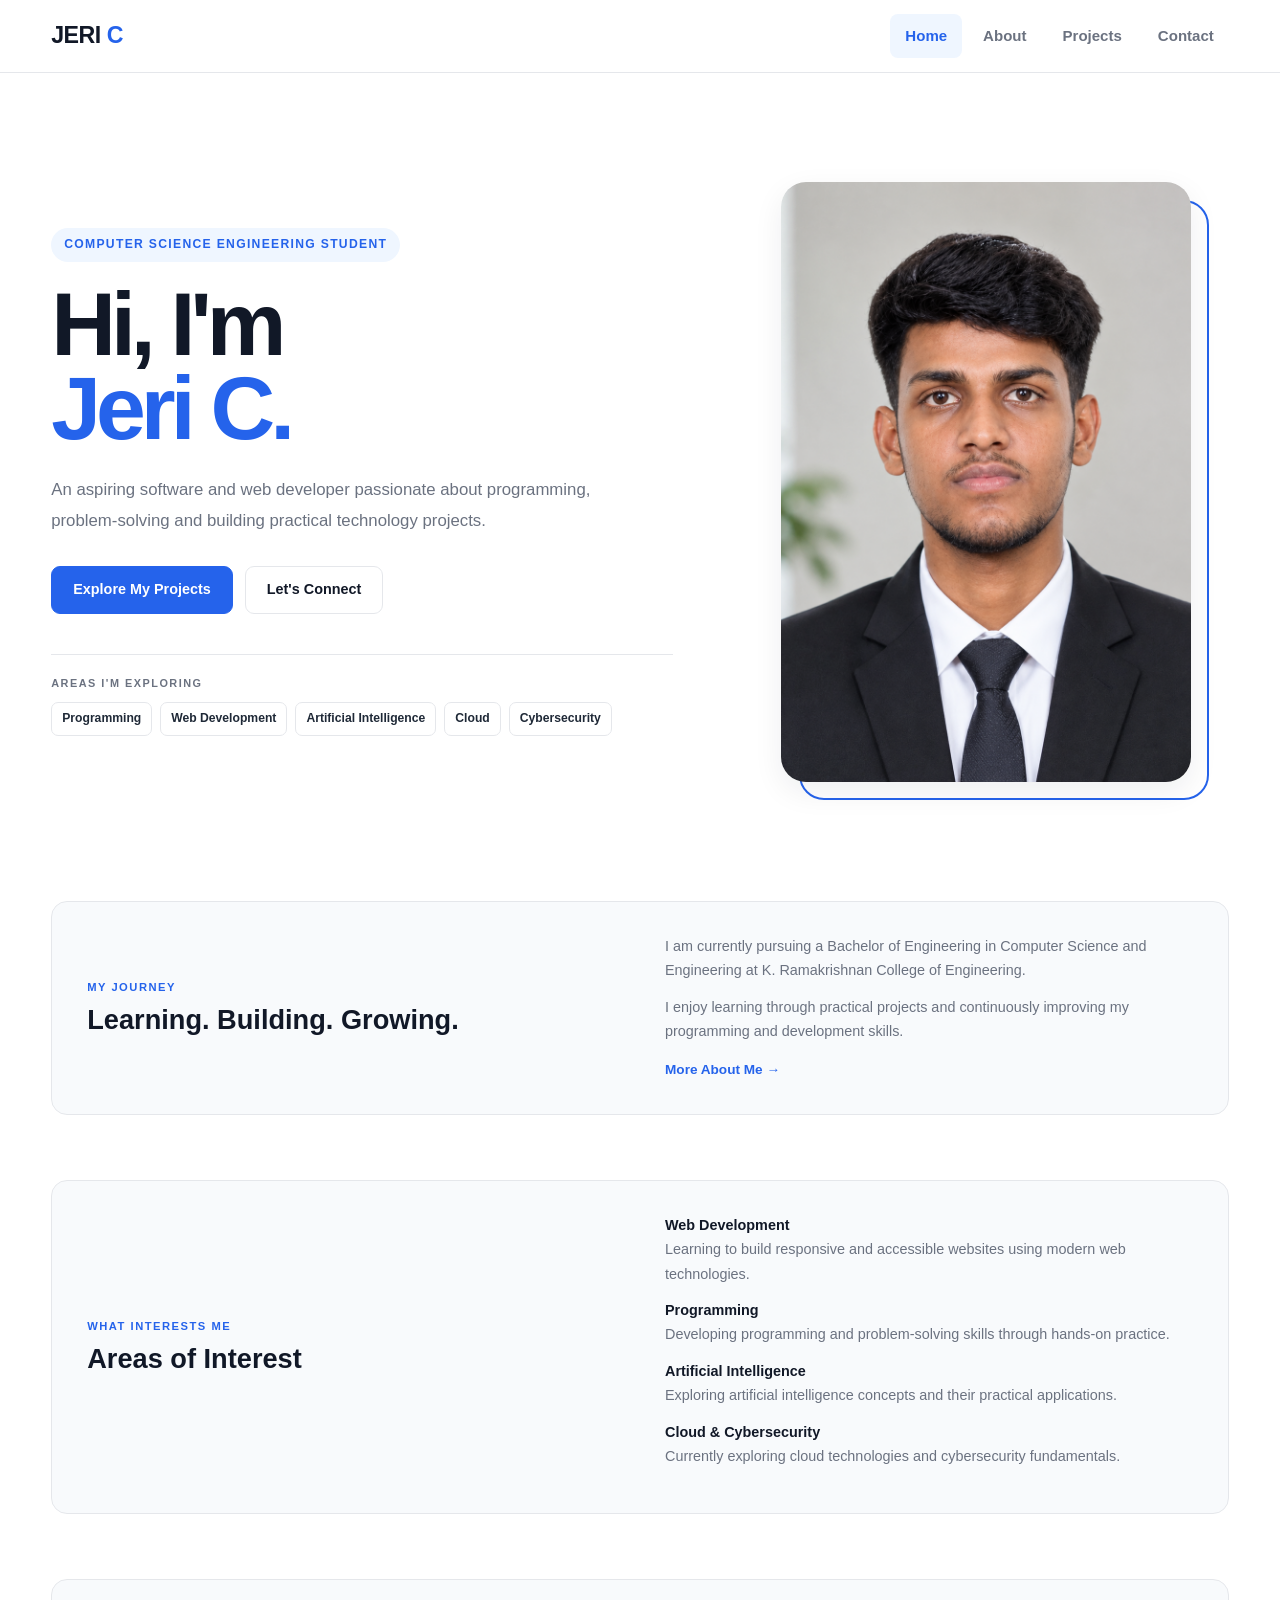
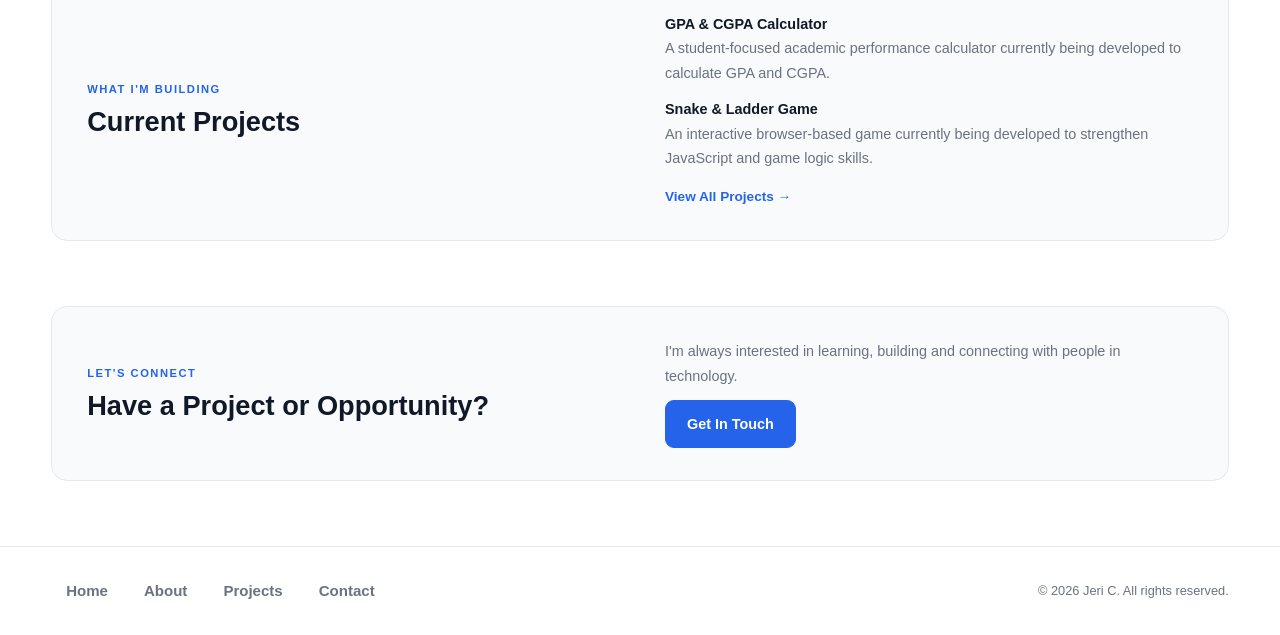
<file: index.html>
<!DOCTYPE html>
<html lang="en">

<head>

    <meta charset="UTF-8">

    <meta
        name="viewport"
        content="width=device-width, initial-scale=1.0"
    >

    <meta
        name="description"
        content="Jeri C - Computer Science Engineering student and aspiring software and web developer."
    >

    <meta
        name="author"
        content="Jeri C"
    >

    <meta
        name="robots"
        content="index, follow"
    >

    <title>
        Jeri C | Computer Science Engineering Student
    </title>

    <link
        rel="stylesheet"
        href="style.css"
    >

</head>


<body>

    <!-- =====================================================
         SKIP LINK
         ===================================================== -->

    <a
        class="skip-link"
        href="#main-content"
    >
        Skip to main content
    </a>


    <!-- =====================================================
         HEADER
         ===================================================== -->

    <header class="site-header">

        <nav
            class="nav-container"
            aria-label="Primary navigation"
        >

            <a
                class="logo"
                href="index.html"
                aria-label="Jeri C Home"
            >
                JERI <span>C</span>
            </a>


            <ul class="nav-list">

                <li>
                    <a
                        href="index.html"
                        aria-current="page"
                    >
                        Home
                    </a>
                </li>

                <li>
                    <a href="about.html">
                        About
                    </a>
                </li>

                <li>
                    <a href="projects.html">
                        Projects
                    </a>
                </li>

                <li>
                    <a href="contact.html">
                        Contact
                    </a>
                </li>

            </ul>

        </nav>

    </header>


    <!-- =====================================================
         MAIN CONTENT
         ===================================================== -->

    <main id="main-content">


        <!-- =================================================
             HOME HERO
             ================================================= -->

        <section
            class="home-hero"
            aria-labelledby="hero-heading"
        >

            <!-- LEFT SIDE -->

            <div class="home-content">

                <p class="home-label">
                    Computer Science Engineering Student
                </p>


                <h1
                    class="home-title"
                    id="hero-heading"
                >
                    Hi, I'm
                    <span>Jeri C.</span>
                </h1>


                <p class="home-description">
                    An aspiring software and web developer passionate
                    about programming, problem-solving and building
                    practical technology projects.
                </p>


                <div class="home-buttons">

                    <a
                        class="primary-button"
                        href="projects.html"
                    >
                        Explore My Projects
                    </a>


                    <a
                        class="secondary-button"
                        href="contact.html"
                    >
                        Let's Connect
                    </a>

                </div>


                <!-- INTERESTS -->

                <div class="home-interests">

                    <p class="interests-title">
                        AREAS I'M EXPLORING
                    </p>


                    <div class="interest-list">

                        <span>
                            Programming
                        </span>

                        <span>
                            Web Development
                        </span>

                        <span>
                            Artificial Intelligence
                        </span>

                        <span>
                            Cloud
                        </span>

                        <span>
                            Cybersecurity
                        </span>

                    </div>

                </div>

            </div>


            <!-- RIGHT SIDE -->

            <div class="home-photo">

                <figure>

                    <div
                        class="photo-accent"
                        aria-hidden="true"
                    ></div>


                    <img
                        src="assets/image/image.png"
                        alt="Portrait of Jeri C"
                        width="500"
                        height="600"
                        fetchpriority="high"
                    >

                </figure>

            </div>

        </section>


        <!-- =================================================
             INTRODUCTION
             ================================================= -->

        <section
            class="home-intro"
            aria-labelledby="intro-heading"
        >

            <div class="home-intro-heading">

                <p class="section-label">
                    MY JOURNEY
                </p>

                <h2 id="intro-heading">
                    Learning. Building. Growing.
                </h2>

            </div>


            <div class="home-intro-content">

                <p>
                    I am currently pursuing a Bachelor of Engineering
                    in Computer Science and Engineering at
                    K. Ramakrishnan College of Engineering.
                </p>

                <p>
                    I enjoy learning through practical projects and
                    continuously improving my programming and
                    development skills.
                </p>

                <a
                    class="text-link"
                    href="about.html"
                >
                    More About Me →
                </a>

            </div>

        </section>


        <!-- =================================================
             AREAS OF INTEREST
             ================================================= -->

        <section
            class="home-intro"
            aria-labelledby="interest-heading"
        >

            <div class="home-intro-heading">

                <p class="section-label">
                    WHAT INTERESTS ME
                </p>

                <h2 id="interest-heading">
                    Areas of Interest
                </h2>

            </div>


            <div class="home-intro-content">

                <p>
                    <strong>Web Development</strong><br>
                    Learning to build responsive and accessible
                    websites using modern web technologies.
                </p>

                <p>
                    <strong>Programming</strong><br>
                    Developing programming and problem-solving
                    skills through hands-on practice.
                </p>

                <p>
                    <strong>Artificial Intelligence</strong><br>
                    Exploring artificial intelligence concepts
                    and their practical applications.
                </p>

                <p>
                    <strong>Cloud &amp; Cybersecurity</strong><br>
                    Currently exploring cloud technologies and
                    cybersecurity fundamentals.
                </p>

            </div>

        </section>


        <!-- =================================================
             CURRENT PROJECTS
             ================================================= -->

        <section
            class="home-intro"
            aria-labelledby="projects-heading"
        >

            <div class="home-intro-heading">

                <p class="section-label">
                    WHAT I'M BUILDING
                </p>

                <h2 id="projects-heading">
                    Current Projects
                </h2>

            </div>


            <div class="home-intro-content">

                <p>
                    <strong>
                        GPA &amp; CGPA Calculator
                    </strong><br>

                    A student-focused academic performance
                    calculator currently being developed to
                    calculate GPA and CGPA.
                </p>


                <p>
                    <strong>
                        Snake &amp; Ladder Game
                    </strong><br>

                    An interactive browser-based game currently
                    being developed to strengthen JavaScript
                    and game logic skills.
                </p>


                <a
                    class="text-link"
                    href="projects.html"
                >
                    View All Projects →
                </a>

            </div>

        </section>


        <!-- =================================================
             CALL TO ACTION
             ================================================= -->

        <section
            class="home-intro"
            aria-labelledby="cta-heading"
        >

            <div class="home-intro-heading">

                <p class="section-label">
                    LET'S CONNECT
                </p>

                <h2 id="cta-heading">
                    Have a Project or Opportunity?
                </h2>

            </div>


            <div class="home-intro-content">

                <p>
                    I'm always interested in learning, building
                    and connecting with people in technology.
                </p>

                <a
                    class="primary-button"
                    href="contact.html"
                >
                    Get In Touch
                </a>

            </div>

        </section>

    </main>


    <!-- =====================================================
         FOOTER
         ===================================================== -->

    <footer class="site-footer">

        <div class="footer-container">

            <nav aria-label="Footer navigation">

                <ul class="nav-list">

                    <li>
                        <a href="index.html">
                            Home
                        </a>
                    </li>

                    <li>
                        <a href="about.html">
                            About
                        </a>
                    </li>

                    <li>
                        <a href="projects.html">
                            Projects
                        </a>
                    </li>

                    <li>
                        <a href="contact.html">
                            Contact
                        </a>
                    </li>

                </ul>

            </nav>


            <p>
                &copy; 2026 Jeri C. All rights reserved.
            </p>

        </div>

    </footer>

</body>

</html>
</file>
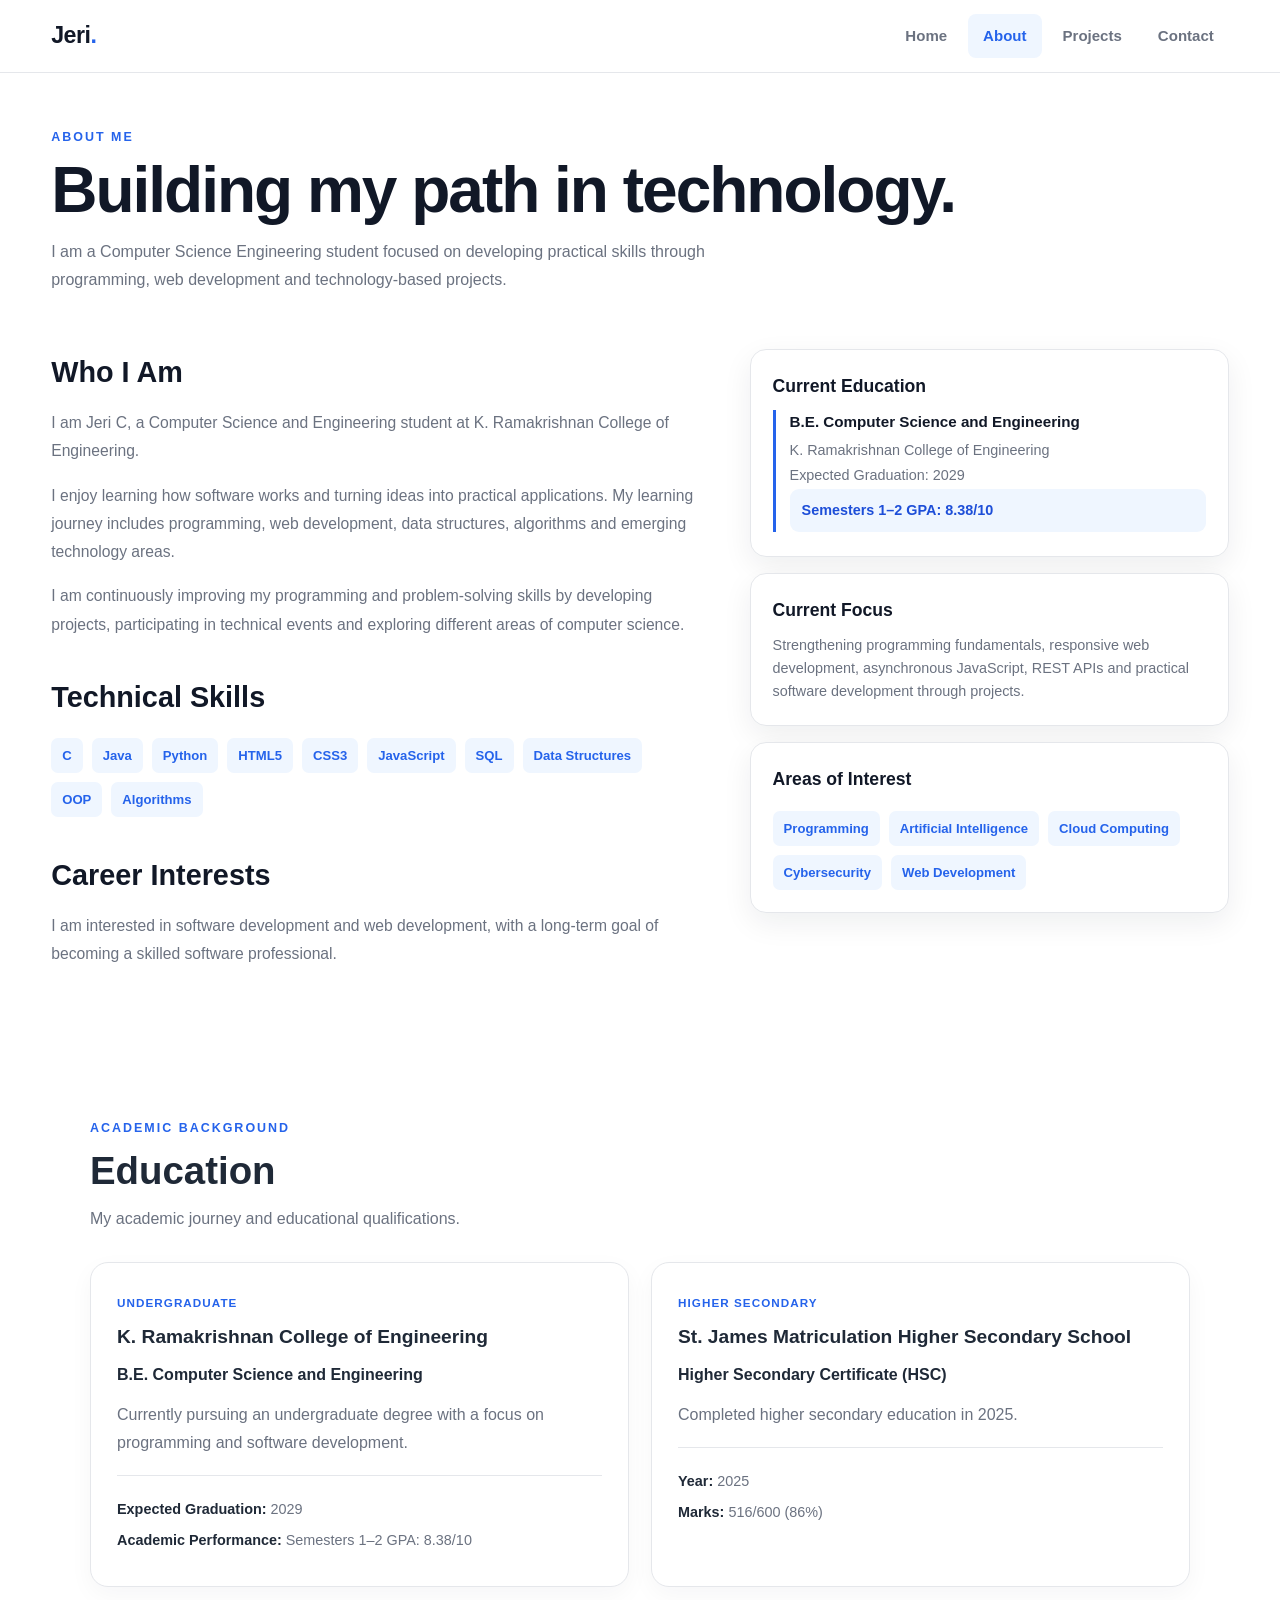
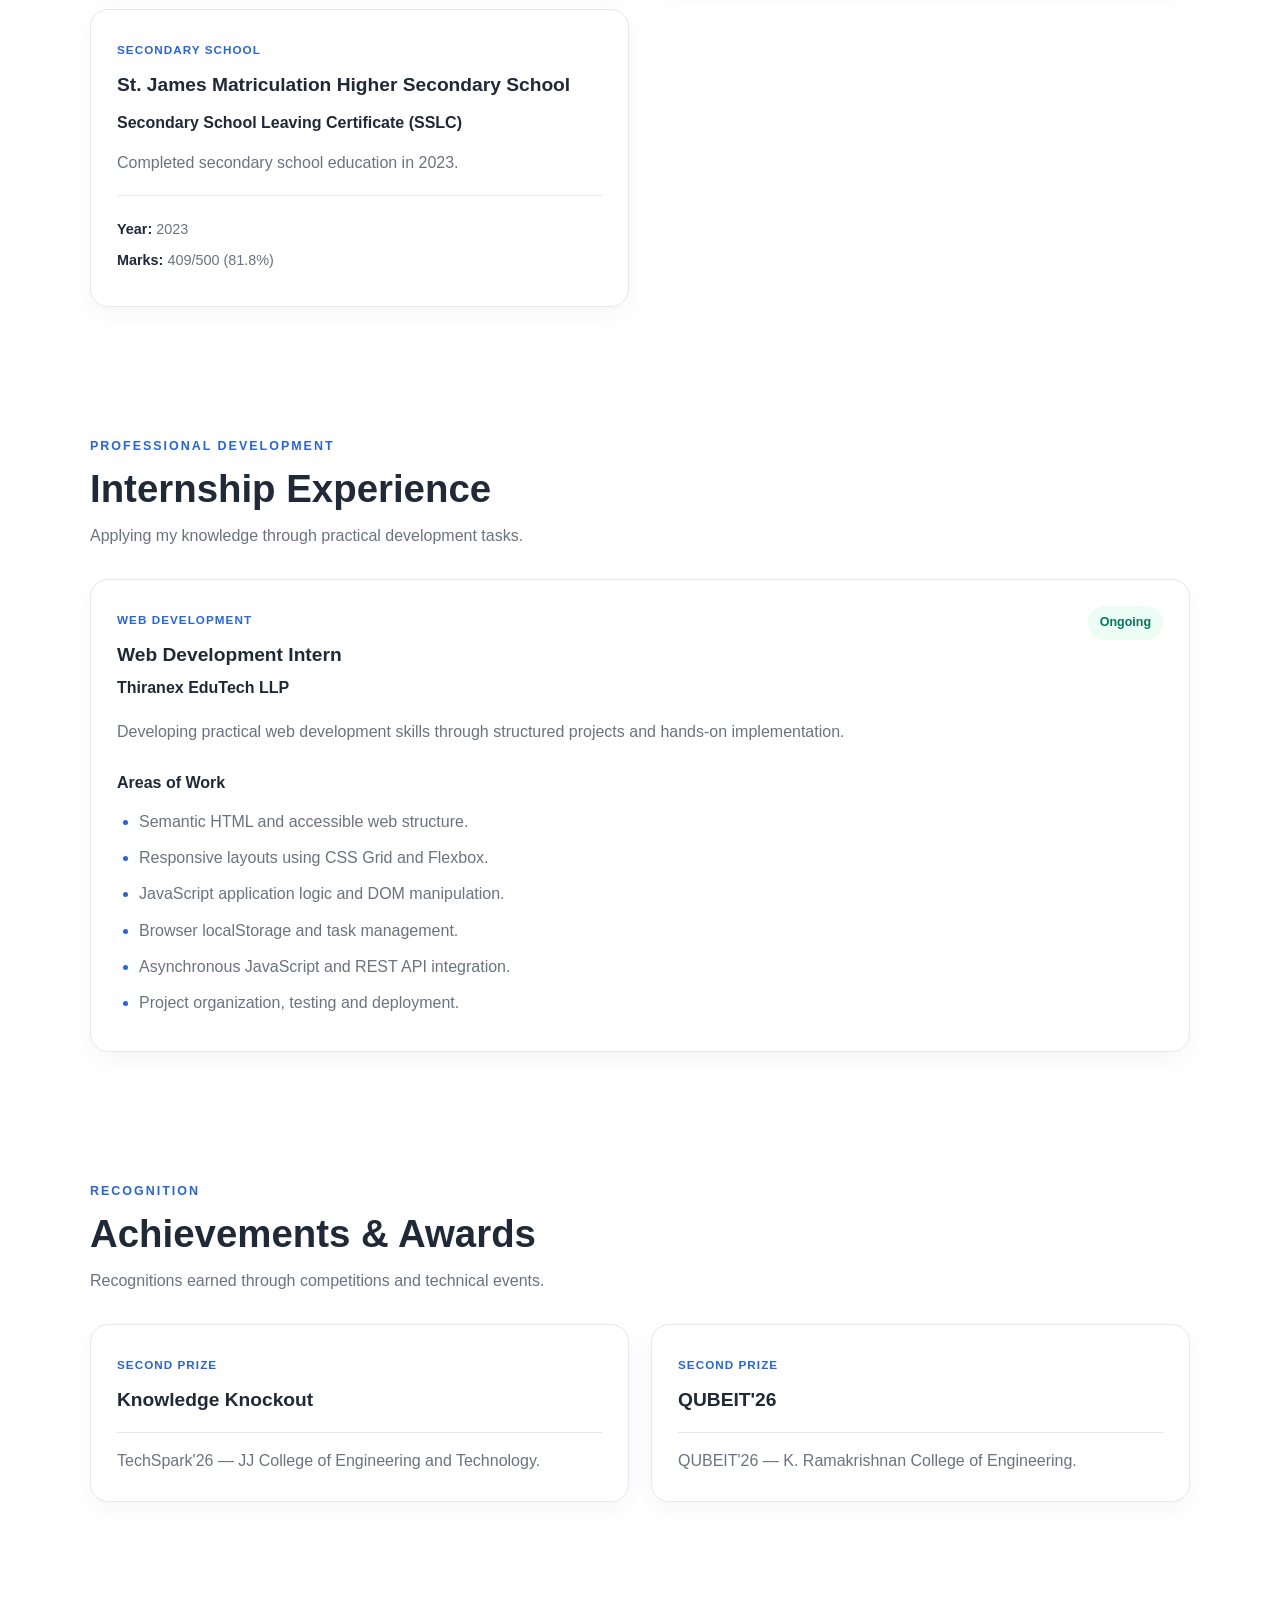
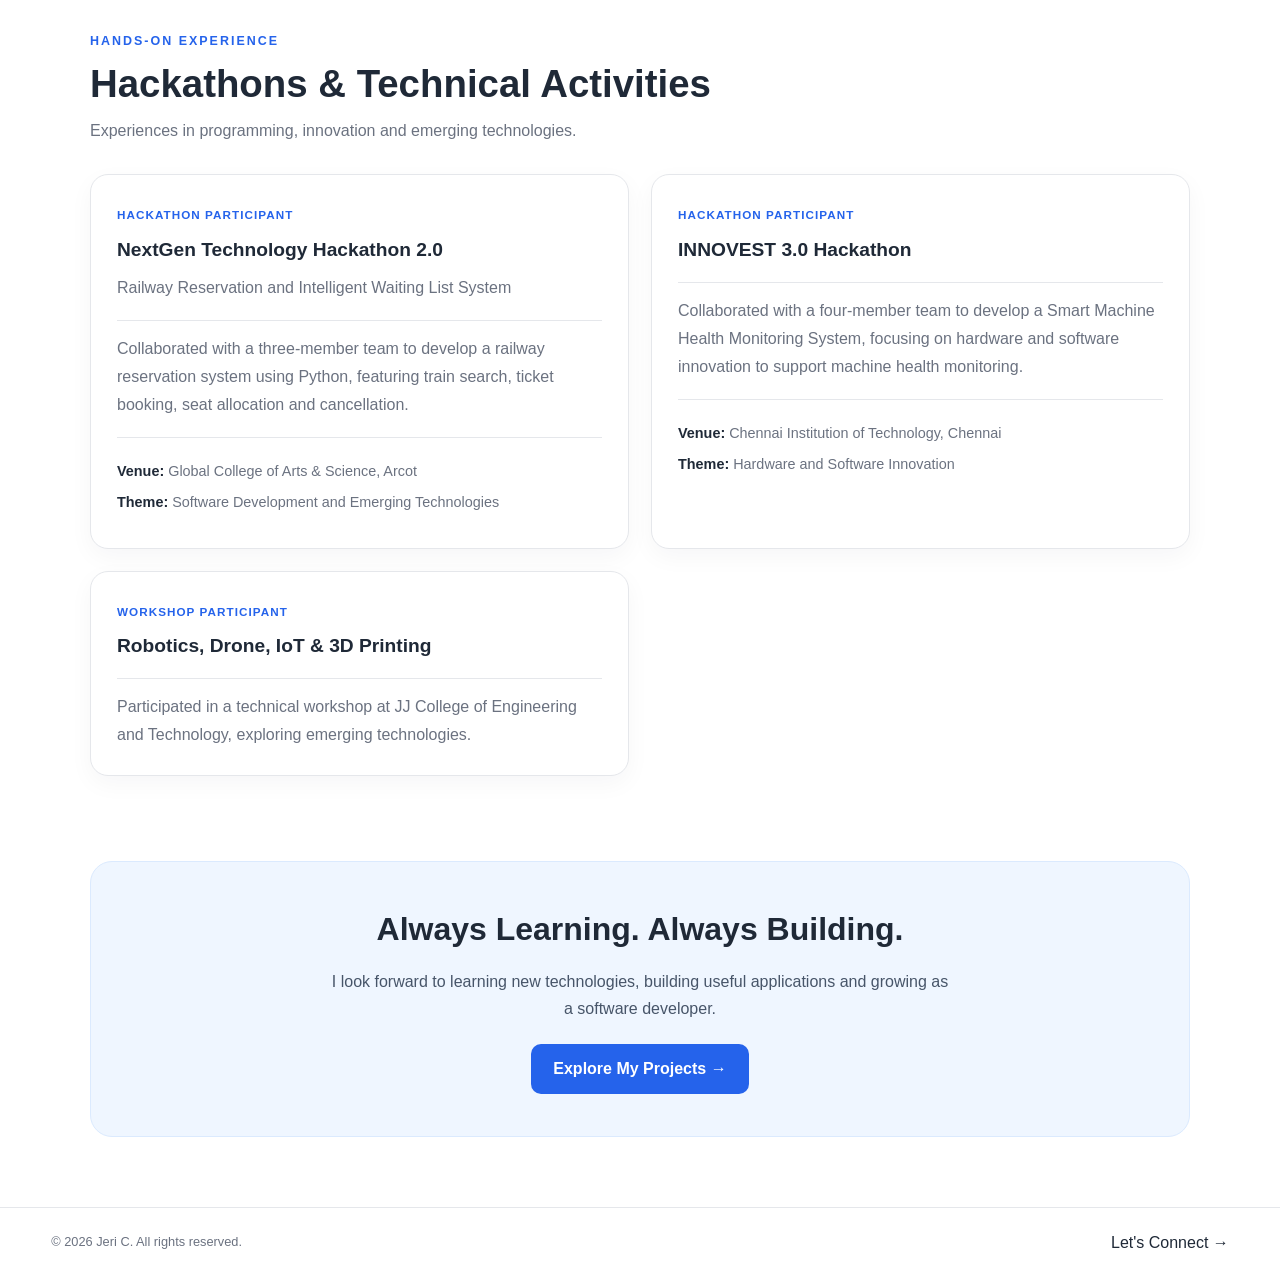
<file: about.html>
<!DOCTYPE html>
<html lang="en">

<head>
    <meta charset="UTF-8">

    <meta
        name="viewport"
        content="width=device-width, initial-scale=1.0"
    >

    <meta
        name="description"
        content="Learn about Jeri C, a Computer Science Engineering student, web development intern, and aspiring software developer."
    >

    <meta name="author" content="Jeri C">

    <title>About | Jeri C</title>

    <link rel="stylesheet" href="style.css">
</head>

<body>

    <a class="skip-link" href="#main-content">
        Skip to main content
    </a>


    <!-- =========================
         HEADER
         ========================= -->

    <header class="site-header">

        <nav class="nav-container" aria-label="Main navigation">

            <a class="logo" href="index.html" aria-label="Jeri home">
                Jeri<span>.</span>
            </a>

            <ul class="nav-list">

                <li>
                    <a href="index.html">Home</a>
                </li>

                <li>
                    <a href="about.html" aria-current="page">About</a>
                </li>

                <li>
                    <a href="projects.html">Projects</a>
                </li>

                <li>
                    <a href="contact.html">Contact</a>
                </li>

            </ul>

        </nav>

    </header>


    <!-- =========================
         MAIN CONTENT
         ========================= -->

    <main id="main-content">


        <!-- PAGE INTRODUCTION -->

        <section class="page-hero">

            <p class="page-label">
                ABOUT ME
            </p>

            <h1 class="page-title">
                Building my path in technology.
            </h1>

            <p class="page-description">
                I am a Computer Science Engineering student focused on
                developing practical skills through programming, web
                development and technology-based projects.
            </p>

        </section>


        <!-- =========================
             ABOUT ME AND SKILLS
             ========================= -->

        <section class="about-layout">

            <div class="about-main">

                <h2>Who I Am</h2>

                <p>
                    I am Jeri C, a Computer Science and Engineering
                    student at K. Ramakrishnan College of Engineering.
                </p>

                <p>
                    I enjoy learning how software works and turning
                    ideas into practical applications. My learning
                    journey includes programming, web development,
                    data structures, algorithms and emerging
                    technology areas.
                </p>

                <p>
                    I am continuously improving my programming and
                    problem-solving skills by developing projects,
                    participating in technical events and exploring
                    different areas of computer science.
                </p>


                <h2 class="section-subheading">
                    Technical Skills
                </h2>

                <div class="skills-grid">

                    <span class="skill-tag">C</span>
                    <span class="skill-tag">Java</span>
                    <span class="skill-tag">Python</span>
                    <span class="skill-tag">HTML5</span>
                    <span class="skill-tag">CSS3</span>
                    <span class="skill-tag">JavaScript</span>
                    <span class="skill-tag">SQL</span>
                    <span class="skill-tag">Data Structures</span>
                    <span class="skill-tag">OOP</span>
                    <span class="skill-tag">Algorithms</span>

                </div>


                <!-- CAREER INTERESTS -->

                <h2 class="section-subheading">
                    Career Interests
                </h2>

                <p>
                    I am interested in software development and web
                    development, with a long-term goal of becoming
                    a skilled software professional.
                </p>

            </div>


            <!-- =========================
                 SIDEBAR
                 ========================= -->

            <aside class="about-sidebar">

                <article class="info-card">

                    <h3>Current Education</h3>

                    <div class="education-item">

                        <h4>
                            B.E. Computer Science and Engineering
                        </h4>

                        <p>
                            K. Ramakrishnan College of Engineering
                        </p>

                        <p>
                            Expected Graduation: 2029
                        </p>

                        <p class="academic-score">
                            Semesters 1–2 GPA: 8.38/10
                        </p>

                    </div>

                </article>


                <article class="info-card">

                    <h3>Current Focus</h3>

                    <p>
                        Strengthening programming fundamentals,
                        responsive web development, asynchronous
                        JavaScript, REST APIs and practical
                        software development through projects.
                    </p>

                </article>


                <article class="info-card">

                    <h3>Areas of Interest</h3>

                    <div class="skills-grid">

                        <span class="skill-tag">Programming</span>

                        <span class="skill-tag">
                            Artificial Intelligence
                        </span>

                        <span class="skill-tag">
                            Cloud Computing
                        </span>

                        <span class="skill-tag">
                            Cybersecurity
                        </span>

                        <span class="skill-tag">
                            Web Development
                        </span>

                    </div>

                </article>

            </aside>

        </section>


        <!-- =========================
             FULL EDUCATION SECTION
             ========================= -->

        <section
            class="profile-section"
            aria-labelledby="education-heading"
        >

            <div class="profile-section-heading">

                <p class="page-label">
                    ACADEMIC BACKGROUND
                </p>

                <h2 id="education-heading">
                    Education
                </h2>

                <p>
                    My academic journey and educational qualifications.
                </p>

            </div>


            <div class="profile-card-grid">


                <!-- COLLEGE -->

                <article class="profile-card">

                    <span class="profile-card-label">
                        UNDERGRADUATE
                    </span>

                    <h3>
                        K. Ramakrishnan College of Engineering
                    </h3>

                    <p class="profile-card-course">
                        B.E. Computer Science and Engineering
                    </p>

                    <p>
                        Currently pursuing an undergraduate degree
                        with a focus on programming and software
                        development.
                    </p>

                    <div class="profile-card-details">

                        <p>
                            <strong>Expected Graduation:</strong>
                            2029
                        </p>

                        <p>
                            <strong>Academic Performance:</strong>
                            Semesters 1–2 GPA: 8.38/10
                        </p>

                    </div>

                </article>


                <!-- HSC -->

                <article class="profile-card">

                    <span class="profile-card-label">
                        HIGHER SECONDARY
                    </span>

                    <h3>
                        St. James Matriculation Higher Secondary School
                    </h3>

                    <p class="profile-card-course">
                        Higher Secondary Certificate (HSC)
                    </p>

                    <p>
                        Completed higher secondary education in 2025.
                    </p>

                    <div class="profile-card-details">

                        <p>
                            <strong>Year:</strong>
                            2025
                        </p>

                        <p>
                            <strong>Marks:</strong>
                            516/600 (86%)
                        </p>

                    </div>

                </article>


                <!-- SSLC -->

                <article class="profile-card">

                    <span class="profile-card-label">
                        SECONDARY SCHOOL
                    </span>

                    <h3>
                        St. James Matriculation Higher Secondary School
                    </h3>

                    <p class="profile-card-course">
                        Secondary School Leaving Certificate (SSLC)
                    </p>

                    <p>
                        Completed secondary school education in 2023.
                    </p>

                    <div class="profile-card-details">

                        <p>
                            <strong>Year:</strong>
                            2023
                        </p>

                        <p>
                            <strong>Marks:</strong>
                            409/500 (81.8%)
                        </p>

                    </div>

                </article>


            </div>

        </section>


        <!-- =========================
             INTERNSHIP EXPERIENCE
             ========================= -->

        <section
            class="profile-section"
            aria-labelledby="experience-heading"
        >

            <div class="profile-section-heading">

                <p class="page-label">
                    PROFESSIONAL DEVELOPMENT
                </p>

                <h2 id="experience-heading">
                    Internship Experience
                </h2>

                <p>
                    Applying my knowledge through practical
                    development tasks.
                </p>

            </div>


            <article class="profile-card experience-card">

                <div class="experience-heading">

                    <div>

                        <span class="profile-card-label">
                            WEB DEVELOPMENT
                        </span>

                        <h3>
                            Web Development Intern
                        </h3>

                        <p class="profile-card-course">
                            Thiranex EduTech LLP
                        </p>

                    </div>

                    <span class="experience-status">
                        Ongoing
                    </span>

                </div>


                <p>
                    Developing practical web development skills
                    through structured projects and hands-on
                    implementation.
                </p>


                <h4 class="experience-subheading">
                    Areas of Work
                </h4>

                <ul class="experience-list">

                    <li>
                        Semantic HTML and accessible web structure.
                    </li>

                    <li>
                        Responsive layouts using CSS Grid and Flexbox.
                    </li>

                    <li>
                        JavaScript application logic and DOM manipulation.
                    </li>

                    <li>
                        Browser localStorage and task management.
                    </li>

                    <li>
                        Asynchronous JavaScript and REST API integration.
                    </li>

                    <li>
                        Project organization, testing and deployment.
                    </li>

                </ul>

            </article>

        </section>


                <!-- =========================
            ACHIEVEMENTS & AWARDS
            ========================= -->

        <section
            class="profile-section"
            aria-labelledby="achievements-heading"
        >
            <div class="profile-section-heading">
                <p class="page-label">RECOGNITION</p>

                <h2 id="achievements-heading">
                    Achievements &amp; Awards
                </h2>

                <p>
                    Recognitions earned through competitions and technical events.
                </p>
            </div>

            <div class="profile-card-grid">

                <!-- KNOWLEDGE KNOCKOUT -->

                <article class="profile-card achievement-card">
                    <span class="profile-card-label">
                        SECOND PRIZE
                    </span>

                    <h3 class="profile-card-course">
                        Knowledge Knockout
                    </h3>

                    <p class="profile-card-details">
                        TechSpark'26 — JJ College of Engineering and Technology.
                    </p>
                </article>

                <!-- QUBEIT'26 -->

                <article class="profile-card achievement-card">
                    <span class="profile-card-label">
                        SECOND PRIZE
                    </span>

                    <h3 class="profile-card-course">
                        QUBEIT'26
                    </h3>

                    <p class="profile-card-details">
                        QUBEIT'26 — K. Ramakrishnan College of Engineering.
                    </p>
                </article>

            </div>
        </section>


        <!-- =========================
            HACKATHONS & TECHNICAL ACTIVITIES
            ========================= -->

        <section
            class="profile-section"
            aria-labelledby="hackathons-heading"
        >
            <div class="profile-section-heading">
                <p class="page-label">HANDS-ON EXPERIENCE</p>

                <h2 id="hackathons-heading">
                    Hackathons &amp; Technical Activities
                </h2>

                <p>
                    Experiences in programming, innovation and emerging technologies.
                </p>
            </div>

            <div class="profile-card-grid">

                <!-- NEXTGEN HACKATHON -->

                <article class="profile-card">
                    <span class="profile-card-label">
                        HACKATHON PARTICIPANT
                    </span>

                    <h3 class="profile-card-course">
                        NextGen Technology Hackathon 2.0
                    </h3>

                    <p>
                        Railway Reservation and Intelligent Waiting List System
                    </p>

                    <p class="profile-card-details">
                        Collaborated with a three-member team to develop a
                        railway reservation system using Python, featuring
                        train search, ticket booking, seat allocation and
                        cancellation.
                    </p>

                    <div class="profile-card-details">
                        <p>
                            <strong>Venue:</strong>
                            Global College of Arts &amp; Science, Arcot
                        </p>

                        <p>
                            <strong>Theme:</strong>
                            Software Development and Emerging Technologies
                        </p>
                    </div>
                </article>

                    <!-- INNOVEST 3.0 -->

                    <article class="profile-card">
                        <span class="profile-card-label">
                            HACKATHON PARTICIPANT
                        </span>

                        <h3 class="profile-card-course">
                            INNOVEST 3.0 Hackathon
                        </h3>

                        <p class="profile-card-details">
                            Collaborated with a four-member team to develop a
                            Smart Machine Health Monitoring System, focusing on
                            hardware and software innovation to support machine
                            health monitoring.
                        </p>
                        <div class="profile-card-details">
                        <p>
                            <strong>Venue:</strong>
                            Chennai Institution of Technology, Chennai
                        </p>

                        <p>
                            <strong>Theme:</strong>
                            Hardware and Software Innovation
                        </p>
                    </div>
                </article>

                <!-- TECHNICAL WORKSHOP -->

                <article class="profile-card">
                    <span class="profile-card-label">
                        WORKSHOP PARTICIPANT
                    </span>

                    <h3 class="profile-card-course">
                        Robotics, Drone, IoT &amp; 3D Printing
                    </h3>

                    <p class="profile-card-details">
                        Participated in a technical workshop at JJ College
                        of Engineering and Technology, exploring emerging
                        technologies.
                    </p>
                </article>

            </div>
        </section>

        <!-- =========================
             INTERESTS / CLOSING
             ========================= -->

        <section class="profile-closing">

            <h2>
                Always Learning. Always Building.
            </h2>

            <p>
                I look forward to learning new technologies,
                building useful applications and growing as
                a software developer.
            </p>

            <a href="projects.html" class="profile-cta">
                Explore My Projects →
            </a>

        </section>


    </main>


    <!-- =========================
         FOOTER
         ========================= -->

    <footer class="site-footer">

        <div class="footer-container">

            <p>
                © 2026 Jeri C. All rights reserved.
            </p>

            <a href="contact.html">
                Let's Connect →
            </a>

        </div>

    </footer>

</body>

</html>
</file>
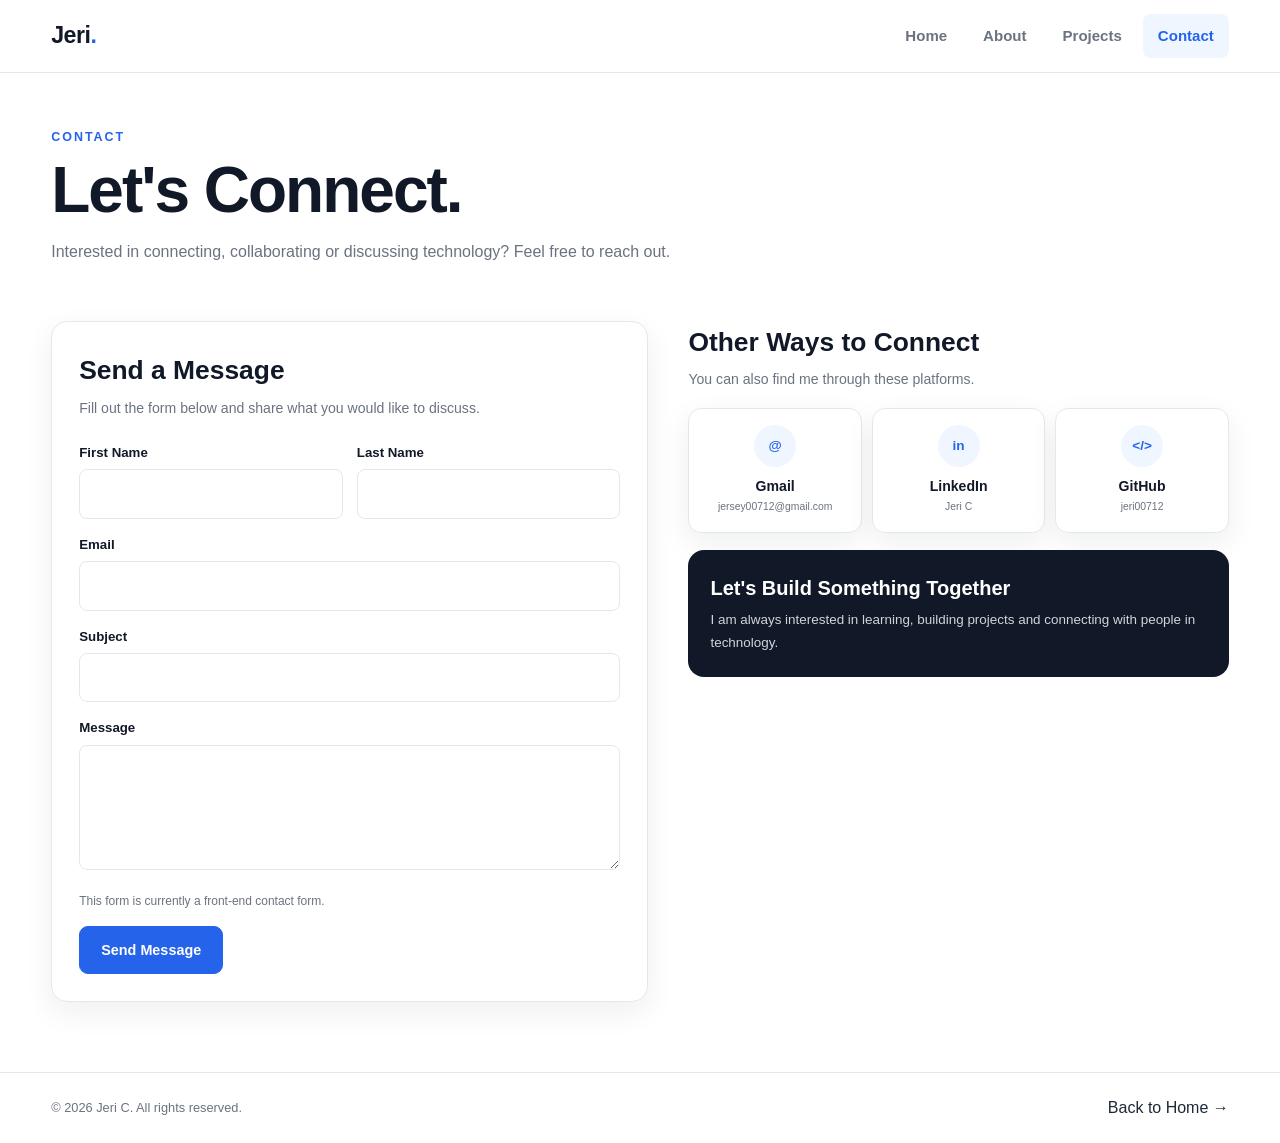
<file: contact.html>
<!DOCTYPE html>
<html lang="en">
<head>

    <meta charset="UTF-8">

    <meta
        name="viewport"
        content="width=device-width, initial-scale=1.0"
    >

    <meta
        name="description"
        content="Contact Jeri C for networking, collaboration and opportunities."
    >

    <title>Contact | Jeri C</title>

    <link rel="stylesheet" href="style.css">

</head>

<body>

<a class="skip-link" href="#main-content">
    Skip to main content
</a>

<header class="site-header">

    <nav class="nav-container" aria-label="Main navigation">

        <a class="logo" href="index.html">
            Jeri<span>.</span>
        </a>

        <ul class="nav-list">

            <li>
                <a href="index.html">
                    Home
                </a>
            </li>

            <li>
                <a href="about.html">
                    About
                </a>
            </li>

            <li>
                <a href="projects.html">
                    Projects
                </a>
            </li>

            <li>
                <a href="contact.html" aria-current="page">
                    Contact
                </a>
            </li>

        </ul>

    </nav>

</header>


<main id="main-content">

    <section class="page-hero">

        <p class="page-label">
            CONTACT
        </p>

        <h1 class="page-title">
            Let's Connect.
        </h1>

        <p class="page-description">
            Interested in connecting, collaborating or discussing
            technology? Feel free to reach out.
        </p>

    </section>


    <section class="contact-layout">

        <!-- LEFT: FORM -->

        <section class="contact-card">

            <div class="contact-card-heading">

                <h2>
                    Send a Message
                </h2>

                <p>
                    Fill out the form below and share what you would
                    like to discuss.
                </p>

            </div>


            <form action="#" method="post">

                <div class="form-row">

                    <div class="form-group">

                        <label for="first-name">
                            First Name
                        </label>

                        <input
                            type="text"
                            id="first-name"
                            name="first-name"
                            autocomplete="given-name"
                            required
                        >

                    </div>


                    <div class="form-group">

                        <label for="last-name">
                            Last Name
                        </label>

                        <input
                            type="text"
                            id="last-name"
                            name="last-name"
                            autocomplete="family-name"
                            required
                        >

                    </div>

                </div>


                <div class="form-group">

                    <label for="email">
                        Email
                    </label>

                    <input
                        type="email"
                        id="email"
                        name="email"
                        autocomplete="email"
                        required
                    >

                </div>


                <div class="form-group">

                    <label for="subject">
                        Subject
                    </label>

                    <input
                        type="text"
                        id="subject"
                        name="subject"
                        required
                    >

                </div>


                <div class="form-group">

                    <label for="message">
                        Message
                    </label>

                    <textarea
                        id="message"
                        name="message"
                        required
                    ></textarea>

                </div>


                <p class="form-note">
                    This form is currently a front-end contact form.
                </p>


                <button
                    class="primary-button"
                    type="submit"
                >
                    Send Message
                </button>

            </form>

        </section>


        <!-- RIGHT: LINKS -->

        <aside class="contact-links-section">

            <div class="contact-links-heading">

                <h2>
                    Other Ways to Connect
                </h2>

                <p>
                    You can also find me through these platforms.
                </p>

            </div>


            <div class="contact-links-grid">

                <!-- GMAIL -->

                <a
                    class="contact-link-card"
                    href="mailto:jersey00712@gmail.com"
                    aria-label="Send email to Jeri C"
                >

                    <span
                        class="contact-link-icon"
                        aria-hidden="true"
                    >
                        @
                    </span>

                    <div>

                        <h3>
                            Gmail
                        </h3>

                        <p>
                            jersey00712@gmail.com
                        </p>

                    </div>

                </a>


                <!-- LINKEDIN -->

                <a
                    class="contact-link-card"
                    href="https://www.linkedin.com/in/jeri-c-83233638b"
                    target="_blank"
                    rel="noopener noreferrer"
                    aria-label="Visit Jeri C LinkedIn profile"
                >

                    <span
                        class="contact-link-icon"
                        aria-hidden="true"
                    >
                        in
                    </span>

                    <div>

                        <h3>
                            LinkedIn
                        </h3>

                        <p>
                            Jeri C
                        </p>

                    </div>

                </a>


                <!-- GITHUB -->

                <a
                    class="contact-link-card"
                    href="https://github.com/jeri00712"
                    target="_blank"
                    rel="noopener noreferrer"
                    aria-label="Visit Jeri C GitHub profile"
                >

                    <span
                        class="contact-link-icon"
                        aria-hidden="true"
                    >
                        &lt;/&gt;
                    </span>

                    <div>

                        <h3>
                            GitHub
                        </h3>

                        <p>
                            jeri00712
                        </p>

                    </div>

                </a>

            </div>


            <div class="contact-cta">

                <h2>
                    Let's Build Something Together
                </h2>

                <p>
                    I am always interested in learning, building
                    projects and connecting with people in technology.
                </p>

            </div>

        </aside>

    </section>

</main>


<footer class="site-footer">

    <div class="footer-container">

        <p>
            © 2026 Jeri C. All rights reserved.
        </p>

        <a href="index.html">
            Back to Home →
        </a>

    </div>

</footer>

</body>
</html>
</file>
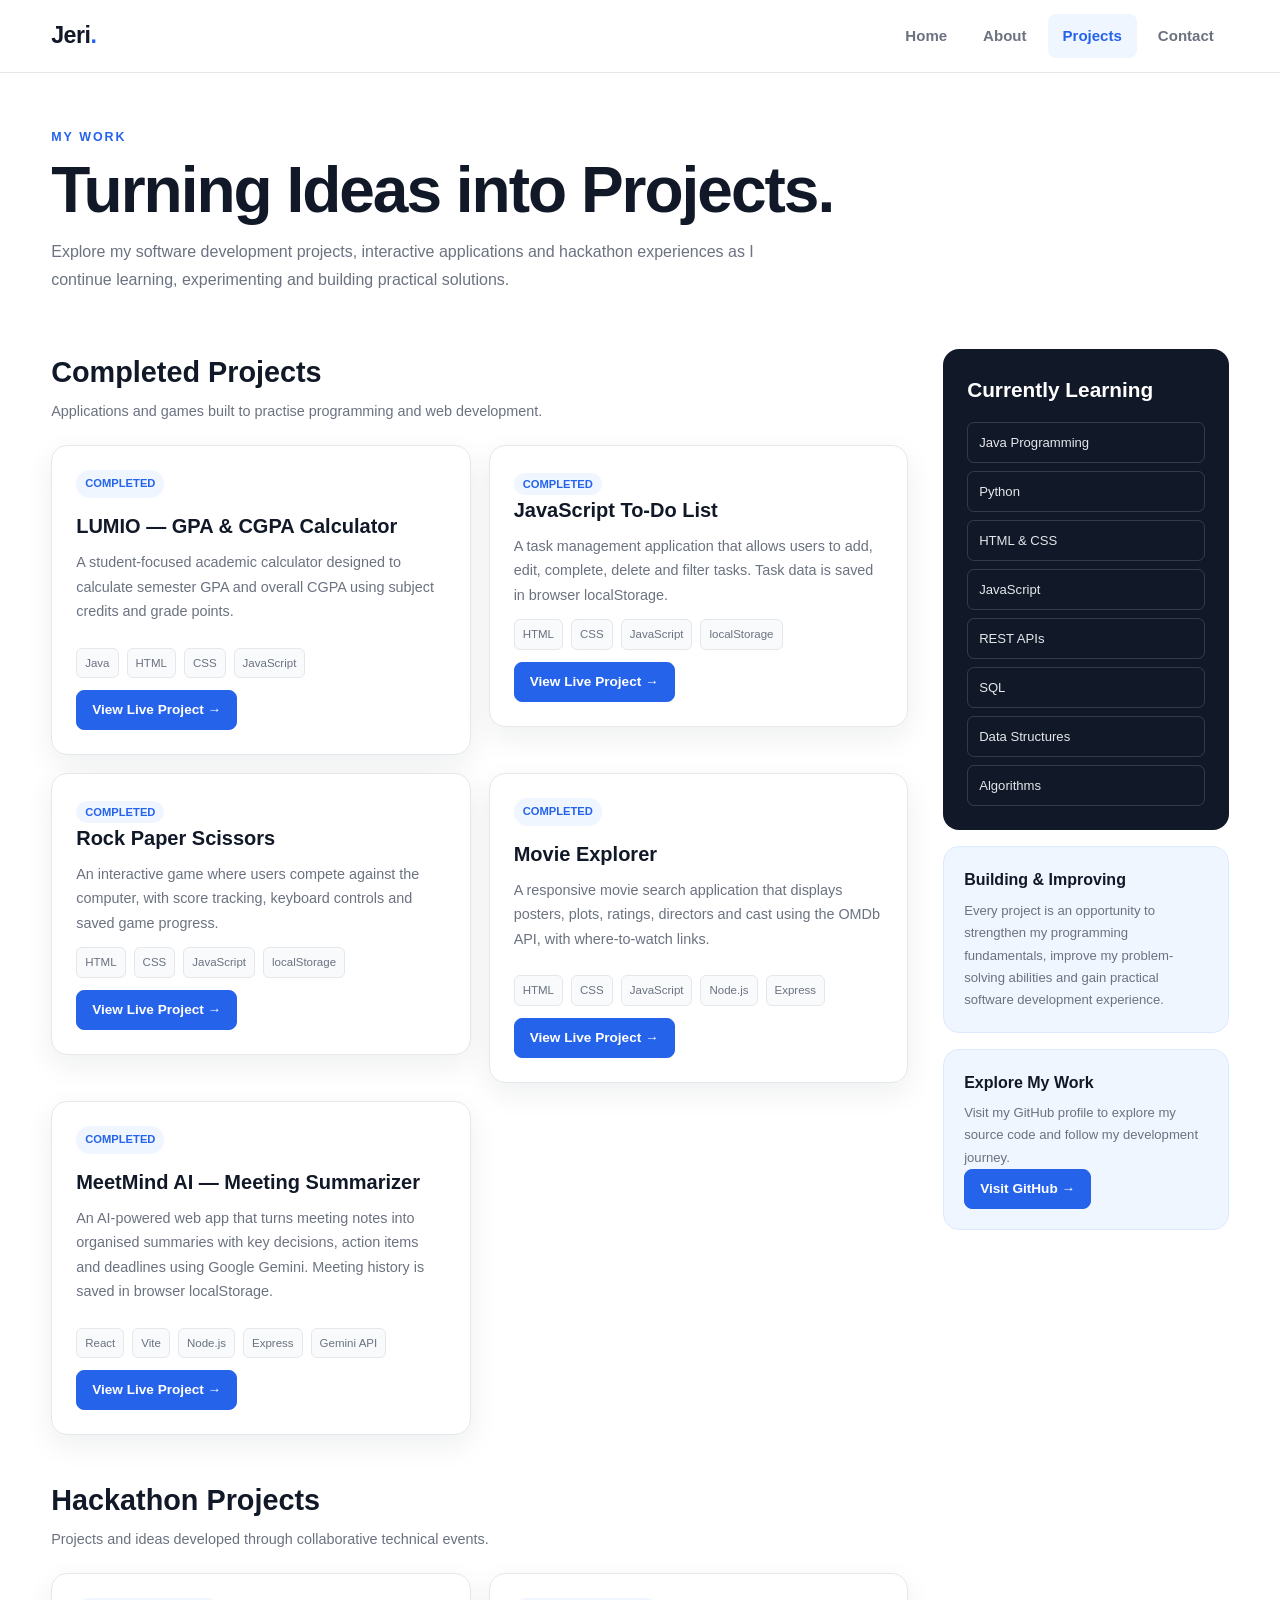
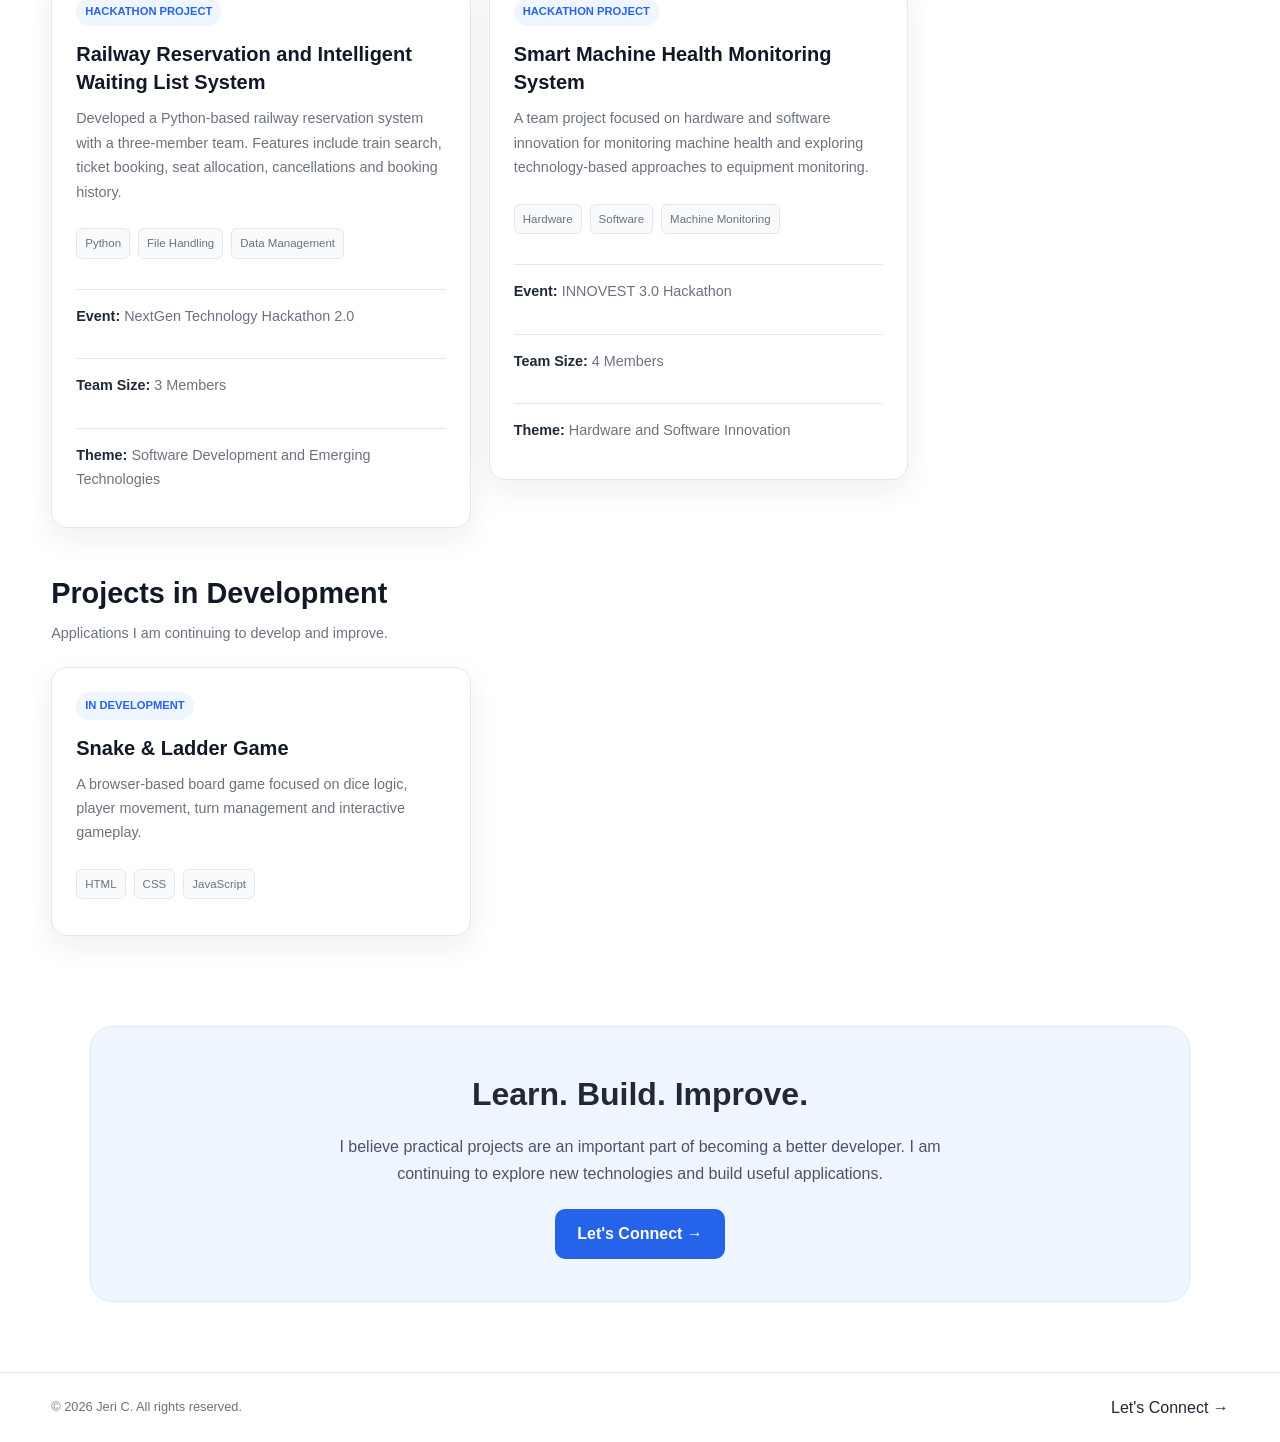
<file: projects.html>
<!DOCTYPE html>
<html lang="en">

<head>
    <meta charset="UTF-8">

    <meta
        name="viewport"
        content="width=device-width, initial-scale=1.0"
    >

    <meta
        name="description"
        content="Explore Jeri C's software development projects, JavaScript applications, and hackathon projects."
    >

    <meta name="author" content="Jeri C">

    <title>Projects | Jeri C</title>

    <link rel="stylesheet" href="style.css">
</head>

<body>

    <a class="skip-link" href="#main-content">
        Skip to main content
    </a>

    <!-- HEADER -->

    <header class="site-header">

        <nav class="nav-container" aria-label="Main navigation">

            <a class="logo" href="index.html" aria-label="Jeri home">
                Jeri<span>.</span>
            </a>

            <ul class="nav-list">
                <li><a href="index.html">Home</a></li>
                <li><a href="about.html">About</a></li>
                <li>
                    <a href="projects.html" aria-current="page">
                        Projects
                    </a>
                </li>
                <li><a href="contact.html">Contact</a></li>
            </ul>

        </nav>

    </header>


    <!-- MAIN CONTENT -->

    <main id="main-content">

        <!-- PAGE INTRODUCTION -->

        <section class="page-hero">

            <p class="page-label">MY WORK</p>

            <h1 class="page-title">
                Turning Ideas into Projects.
            </h1>

            <p class="page-description">
                Explore my software development projects, interactive
                applications and hackathon experiences as I continue
                learning, experimenting and building practical solutions.
            </p>

        </section>


        <!-- PROJECT COLLECTION -->

        <section class="projects-layout">

            <div class="projects-main">


                <!-- =========================
                     COMPLETED PROJECTS
                     ========================= -->

                <section class="project-section">

                    <div class="section-heading">

                        <h2>Completed Projects</h2>

                        <p>
                            Applications and games built to practise
                            programming and web development.
                        </p>

                    </div>


                    <div class="projects-grid">

                        <!-- LUMIO -->

                        <article class="project-card">

                            <span class="project-status">
                                COMPLETED
                            </span>

                            <h3>
                                LUMIO — GPA &amp; CGPA Calculator
                            </h3>

                            <p>
                                A student-focused academic calculator
                                designed to calculate semester GPA and
                                overall CGPA using subject credits and
                                grade points.
                            </p>

                            <div class="project-tech">
                                <span>Java</span>
                                <span>HTML</span>
                                <span>CSS</span>
                                <span>JavaScript</span>
                            </div>

                            <a
                                href="https://lumio-o4x5.onrender.com/"
                                class="project-link"
                                target="_blank"
                                rel="noopener noreferrer"
                            >
                                View Live Project →
                            </a>

                        </article>


                        <!-- TO-DO LIST -->

                        <article class="project-card">

                            <div class="project-card-content">

                                <span class="project-status">
                                    COMPLETED
                                </span>

                                <h3>JavaScript To-Do List</h3>

                                <p>
                                    A task management application that
                                    allows users to add, edit, complete,
                                    delete and filter tasks. Task data is
                                    saved in browser localStorage.
                                </p>

                                <div class="project-tech">
                                    <span>HTML</span>
                                    <span>CSS</span>
                                    <span>JavaScript</span>
                                    <span>localStorage</span>
                                </div>

                                <a
                                    href="https://jeri00712.github.io/Todo-list/"
                                    class="project-link"
                                    target="_blank"
                                    rel="noopener noreferrer"
                                >
                                    View Live Project →
                                </a>

                            </div>

                        </article>


                        <!-- ROCK PAPER SCISSORS -->

                        <article class="project-card">

                            <div class="project-card-content">

                                <span class="project-status">
                                    COMPLETED
                                </span>

                                <h3>Rock Paper Scissors</h3>

                                <p>
                                    An interactive game where users
                                    compete against the computer, with
                                    score tracking, keyboard controls
                                    and saved game progress.
                                </p>

                                <div class="project-tech">
                                    <span>HTML</span>
                                    <span>CSS</span>
                                    <span>JavaScript</span>
                                    <span>localStorage</span>
                                </div>

                                <div class="project-links">
                                <a
                                    href="https://jeri00712.github.io/Rock-Paper-Scissors/"
                                    class="project-link"
                                    target="_blank"
                                    rel="noopener noreferrer"
                                >
                                    View Live Project →
                                </a>
                                </div>

                            </div>

                        </article>

                                               <!-- MOVIE EXPLORER -->

                        <article class="project-card">

                            <span class="project-status">
                                COMPLETED
                            </span>

                            <h3>Movie Explorer</h3>

                            <p>
                                A responsive movie search application that
                                displays posters, plots, ratings, directors
                                and cast using the OMDb API, with where-to-watch
                                links.
                            </p>

                            <div class="project-tech">
                                <span>HTML</span>
                                <span>CSS</span>
                                <span>JavaScript</span>
                                <span>Node.js</span>
                                <span>Express</span>
                            </div>

                            <a
                                href="https://movie-explorer-cw2u.onrender.com/"
                                class="project-link"
                                target="_blank"
                                rel="noopener noreferrer"
                            >
                                View Live Project →
                            </a>

                        </article>
                                                <!-- MEETMIND AI -->

                        <article class="project-card">

                            <span class="project-status">
                                COMPLETED
                            </span>

                            <h3>MeetMind AI — Meeting Summarizer</h3>

                            <p>
                                An AI-powered web app that turns meeting notes
                                into organised summaries with key decisions,
                                action items and deadlines using Google Gemini.
                                Meeting history is saved in browser localStorage.
                            </p>

                            <div class="project-tech">
                                <span>React</span>
                                <span>Vite</span>
                                <span>Node.js</span>
                                <span>Express</span>
                                <span>Gemini API</span>
                            </div>

                            <a
                                href="https://meetmind-ai-jfuo.onrender.com/"
                                class="project-link"
                                target="_blank"
                                rel="noopener noreferrer"
                            >
                                View Live Project →
                            </a>

                        </article>

                    </div>

                </section>


                <!-- =========================
                     HACKATHON PROJECTS
                     ========================= -->

                <section class="project-section">

                    <div class="section-heading">

                        <h2>Hackathon Projects</h2>

                        <p>
                            Projects and ideas developed through
                            collaborative technical events.
                        </p>

                    </div>


                    <div class="projects-grid">

                        <!-- RAILWAY RESERVATION -->

                        <article class="project-card">

                            <span class="project-status">
                                HACKATHON PROJECT
                            </span>

                            <h3>
                                Railway Reservation and Intelligent
                                Waiting List System
                            </h3>

                            <p>
                                Developed a Python-based railway
                                reservation system with a three-member
                                team. Features include train search,
                                ticket booking, seat allocation,
                                cancellations and booking history.
                            </p>

                            <div class="project-tech">
                                <span>Python</span>
                                <span>File Handling</span>
                                <span>Data Management</span>
                            </div>

                            <p class="profile-card-details">
                                <strong>Event:</strong>
                                NextGen Technology Hackathon 2.0
                            </p>

                            <p class="profile-card-details">
                                <strong>Team Size:</strong>
                                3 Members
                            </p>

                            <p class="profile-card-details">
                                <strong>Theme:</strong>
                                Software Development and Emerging Technologies
                            </p>

                        </article>


                        <!-- SMART MACHINE HEALTH MONITORING -->

                        <article class="project-card">

                            <span class="project-status">
                                HACKATHON PROJECT
                            </span>

                            <h3>
                                Smart Machine Health Monitoring System
                            </h3>

                            <p>
                                A team project focused on hardware and
                                software innovation for monitoring
                                machine health and exploring technology-based
                                approaches to equipment monitoring.
                            </p>

                            <div class="project-tech">
                                <span>Hardware</span>
                                <span>Software</span>
                                <span>Machine Monitoring</span>
                            </div>

                            <p class="profile-card-details">
                                <strong>Event:</strong>
                                INNOVEST 3.0 Hackathon
                            </p>

                            <p class="profile-card-details">
                                <strong>Team Size:</strong>
                                4 Members
                            </p>

                            <p class="profile-card-details">
                                <strong>Theme:</strong>
                                Hardware and Software Innovation
                            </p>

                        </article>

                    </div>

                </section>


                <!-- =========================
                     PROJECTS IN DEVELOPMENT
                     ========================= -->

                <section class="project-section">

                    <div class="section-heading">

                        <h2>Projects in Development</h2>

                        <p>
                            Applications I am continuing to develop
                            and improve.
                        </p>

                    </div>


                    <div class="projects-grid">

                        <!-- SNAKE AND LADDER -->

                        <article class="project-card">

                            <span class="project-status">
                                IN DEVELOPMENT
                            </span>

                            <h3>Snake &amp; Ladder Game</h3>

                            <p>
                                A browser-based board game focused on
                                dice logic, player movement, turn
                                management and interactive gameplay.
                            </p>

                            <div class="project-tech">
                                <span>HTML</span>
                                <span>CSS</span>
                                <span>JavaScript</span>
                            </div>

                        </article>

                    </div>

                </section>


            </div>


            <!-- SIDEBAR -->

            <aside class="project-sidebar">

                <article class="learning-card">

                    <h2>Currently Learning</h2>

                    <ul class="learning-list">
                        <li>Java Programming</li>
                        <li>Python</li>
                        <li>HTML &amp; CSS</li>
                        <li>JavaScript</li>
                        <li>REST APIs</li>
                        <li>SQL</li>
                        <li>Data Structures</li>
                        <li>Algorithms</li>
                    </ul>

                </article>


                <article class="development-note">

                    <h3>Building &amp; Improving</h3>

                    <p>
                        Every project is an opportunity to strengthen
                        my programming fundamentals, improve my
                        problem-solving abilities and gain practical
                        software development experience.
                    </p>

                </article>


                <article class="development-note">

                    <h3>Explore My Work</h3>

                    <p>
                        Visit my GitHub profile to explore my source
                        code and follow my development journey.
                    </p>

                    <a
                        href="https://github.com/jeri00712"
                        class="project-link"
                        target="_blank"
                        rel="noopener noreferrer"
                    >
                        Visit GitHub →
                    </a>

                </article>

            </aside>

        </section>


        <!-- CLOSING SECTION -->

        <section class="profile-closing">

            <h2>Learn. Build. Improve.</h2>

            <p>
                I believe practical projects are an important part
                of becoming a better developer. I am continuing to
                explore new technologies and build useful applications.
            </p>

            <a href="contact.html" class="profile-cta">
                Let's Connect →
            </a>

        </section>

    </main>


    <!-- FOOTER -->

    <footer class="site-footer">

        <div class="footer-container">

            <p>
                © 2026 Jeri C. All rights reserved.
            </p>

            <a href="contact.html">
                Let's Connect →
            </a>

        </div>

    </footer>

</body>

</html>
</file>
<file: style.css>
/* =========================================================
   JERI C PORTFOLIO
   WHITE + BLUE + BLACK
   ========================================================= */

:root {
    --blue: #2563eb;
    --blue-dark: #1d4ed8;
    --blue-light: #eff6ff;

    --black: #111827;
    --text: #1f2937;
    --gray: #6b7280;

    --white: #ffffff;
    --light: #f8fafc;
    --border: #e5e7eb;

    --shadow: 0 10px 30px rgba(15, 23, 42, 0.07);
    --shadow-hover: 0 18px 40px rgba(37, 99, 235, 0.13);

    --radius: 16px;
    --max-width: 1180px;
    --transition: 0.3s ease;
}

/* =========================================================
   RESET
   ========================================================= */

* {
    margin: 0;
    padding: 0;
    box-sizing: border-box;
}

html {
    scroll-behavior: smooth;
}

body {
    font-family: Inter, "Segoe UI", Arial, sans-serif;
    background: var(--white);
    color: var(--text);
    line-height: 1.6;
    min-height: 100vh;
    overflow-x: hidden;
}

img {
    max-width: 100%;
    display: block;
}

a {
    text-decoration: none;
    color: inherit;
}

button,
input,
textarea {
    font: inherit;
}

ul {
    list-style: none;
}

/* =========================================================
   ACCESSIBILITY
   ========================================================= */

.skip-link {
    position: absolute;
    top: -60px;
    left: 20px;
    background: var(--blue);
    color: var(--white);
    padding: 10px 16px;
    border-radius: 8px;
    z-index: 9999;
}

.skip-link:focus {
    top: 15px;
}

:focus-visible {
    outline: 3px solid var(--blue);
    outline-offset: 3px;
}

/* =========================================================
   HEADER
   ========================================================= */

.site-header {
    width: 100%;
    background: rgba(255, 255, 255, 0.96);
    border-bottom: 1px solid var(--border);
    position: sticky;
    top: 0;
    z-index: 1000;
    animation: headerDrop 0.6s ease both;
}

.nav-container {
    width: min(92%, var(--max-width));
    min-height: 72px;
    margin: auto;
    display: flex;
    align-items: center;
    justify-content: space-between;
    gap: 30px;
}

.logo {
    color: var(--black);
    font-size: 1.45rem;
    font-weight: 800;
    letter-spacing: -0.5px;
    transition: transform var(--transition);
}

.logo:hover {
    transform: translateY(-2px);
}

.logo span {
    color: var(--blue);
}

.nav-list {
    display: flex;
    align-items: center;
    gap: 6px;
}

.nav-list a {
    min-height: 44px;
    display: flex;
    align-items: center;
    justify-content: center;
    padding: 8px 15px;
    border-radius: 8px;
    color: var(--gray);
    font-size: 0.94rem;
    font-weight: 600;
    transition:
        color var(--transition),
        background var(--transition),
        transform var(--transition);
}

.nav-list a:hover {
    color: var(--blue);
    background: var(--blue-light);
    transform: translateY(-2px);
}

.nav-list a[aria-current="page"] {
    color: var(--blue);
    background: var(--blue-light);
}

/* =========================================================
   HOME PAGE
   ========================================================= */

.home-hero {
    width: min(92%, var(--max-width));
    min-height: calc(100vh - 72px);
    margin: auto;
    display: grid;
    grid-template-columns: minmax(0, 1fr) minmax(350px, 0.78fr);
    align-items: center;
    gap: 70px;
    padding: 50px 0 60px;
}

.home-content {
    max-width: 650px;
    animation: homeTextIn 0.8s ease both;
}

.home-label {
    display: inline-flex;
    align-items: center;
    padding: 7px 13px;
    margin-bottom: 20px;
    background: var(--blue-light);
    color: var(--blue);
    border-radius: 30px;
    font-size: 0.76rem;
    font-weight: 800;
    letter-spacing: 1.3px;
    text-transform: uppercase;
    animation: fadeUp 0.7s ease 0.1s both;
}

.home-title {
    color: var(--black);
    font-size: clamp(3.5rem, 7vw, 6rem);
    line-height: 0.94;
    letter-spacing: -5px;
    margin-bottom: 25px;
    animation: fadeUp 0.7s ease 0.2s both;
}

.home-title span {
    display: block;
    color: var(--blue);
}

.home-description {
    max-width: 600px;
    color: var(--gray);
    font-size: 1.05rem;
    line-height: 1.8;
    margin-bottom: 30px;
    animation: fadeUp 0.7s ease 0.3s both;
}

/* =========================================================
   BUTTONS
   ========================================================= */

.home-buttons {
    display: flex;
    flex-wrap: wrap;
    gap: 12px;
    animation: fadeUp 0.7s ease 0.4s both;
}

.primary-button,
.secondary-button {
    min-height: 48px;
    display: inline-flex;
    align-items: center;
    justify-content: center;
    gap: 9px;
    padding: 0 21px;
    border-radius: 9px;
    font-size: 0.9rem;
    font-weight: 700;
    transition:
        transform var(--transition),
        background var(--transition),
        border-color var(--transition),
        box-shadow var(--transition);
}

.primary-button {
    background: var(--blue);
    color: var(--white);
    border: 1px solid var(--blue);
}

.primary-button:hover {
    background: var(--blue-dark);
    transform: translateY(-3px);
    box-shadow: 0 8px 20px rgba(37, 99, 235, 0.2);
}

.secondary-button {
    background: var(--white);
    color: var(--black);
    border: 1px solid var(--border);
}

.secondary-button:hover {
    color: var(--blue);
    border-color: var(--blue);
    transform: translateY(-3px);
    box-shadow: var(--shadow);
}

/* =========================================================
   HOME INTERESTS
   ========================================================= */

.home-interests {
    margin-top: 40px;
    padding-top: 20px;
    border-top: 1px solid var(--border);
    animation: fadeUp 0.7s ease 0.5s both;
}

.interests-title {
    color: var(--gray);
    font-size: 0.68rem;
    font-weight: 800;
    letter-spacing: 1.5px;
    margin-bottom: 10px;
}

.interest-list {
    display: flex;
    flex-wrap: wrap;
    gap: 8px;
}

.interest-list span {
    padding: 6px 10px;
    border: 1px solid var(--border);
    border-radius: 7px;
    color: var(--text);
    background: var(--white);
    font-size: 0.76rem;
    font-weight: 600;
    transition:
        transform var(--transition),
        border-color var(--transition),
        color var(--transition),
        background var(--transition);
}

.interest-list span:hover {
    transform: translateY(-3px);
    color: var(--blue);
    border-color: var(--blue);
    background: var(--blue-light);
}

/* =========================================================
   HOME PHOTO
   ========================================================= */

.home-photo {
    position: relative;
    display: flex;
    align-items: center;
    justify-content: center;
    animation: homePhotoIn 0.9s ease 0.2s both;
}

.home-photo figure {
    width: min(100%, 410px);
    position: relative;
}

.photo-accent {
    position: absolute;
    width: 100%;
    height: 100%;
    top: 18px;
    left: 18px;
    border: 2px solid var(--blue);
    border-radius: 25px;
    z-index: 0;
    transition: transform 0.5s ease;
}

.home-photo:hover .photo-accent {
    transform: translate(5px, 5px);
}

.home-photo img {
    width: 100%;
    aspect-ratio: 5 / 6;
    object-fit: cover;
    border-radius: 25px;
    position: relative;
    z-index: 1;
    box-shadow: var(--shadow);
    transition:
        transform 0.5s ease,
        box-shadow 0.5s ease;
}

.home-photo:hover img {
    transform: translateY(-5px);
    box-shadow: 0 22px 45px rgba(15, 23, 42, 0.13);
}

/* =========================================================
   HOME INTRO
   ========================================================= */

.home-intro {
    width: min(92%, var(--max-width));
    margin: 0 auto 65px;
    padding: 32px 35px;
    display: grid;
    grid-template-columns: 1fr 1fr;
    gap: 50px;
    align-items: center;
    background: var(--light);
    border: 1px solid var(--border);
    border-radius: var(--radius);
    animation: sectionReveal 0.7s ease both;
}

.home-intro:nth-of-type(2) {
    animation-delay: 0.1s;
}

.home-intro:nth-of-type(3) {
    animation-delay: 0.2s;
}

.home-intro:nth-of-type(4) {
    animation-delay: 0.3s;
}

.home-intro-heading h2 {
    color: var(--black);
    font-size: 1.7rem;
    line-height: 1.2;
}

.section-label {
    color: var(--blue);
    font-size: 0.7rem;
    font-weight: 800;
    letter-spacing: 1.5px;
    margin-bottom: 7px;
}

.home-intro-content p {
    color: var(--gray);
    font-size: 0.9rem;
    line-height: 1.7;
    margin-bottom: 12px;
}

.home-intro-content strong {
    color: var(--black);
    transition: color var(--transition);
}

.home-intro-content p:hover strong {
    color: var(--blue);
}

.text-link {
    color: var(--blue);
    font-size: 0.85rem;
    font-weight: 700;
    transition: color var(--transition);
}

.text-link:hover {
    color: var(--blue-dark);
}

/* =========================================================
   PAGE HERO
   ========================================================= */

.page-hero {
    width: min(92%, var(--max-width));
    margin: auto;
    padding: 55px 0 30px;
    animation: fadeUp 0.7s ease both;
}

.page-label {
    color: var(--blue);
    font-size: 0.78rem;
    font-weight: 800;
    letter-spacing: 2px;
    margin-bottom: 9px;
}

.page-title {
    color: var(--black);
    font-size: clamp(2.4rem, 5vw, 4rem);
    line-height: 1.05;
    letter-spacing: -2px;
    margin-bottom: 14px;
}

.page-description {
    max-width: 720px;
    color: var(--gray);
    font-size: 1rem;
    line-height: 1.75;
}

/* =========================================================
   ABOUT
   ========================================================= */

.about-layout {
    width: min(92%, var(--max-width));
    margin: auto;
    display: grid;
    grid-template-columns: minmax(0, 1.15fr) minmax(300px, 0.85fr);
    gap: 50px;
    padding: 25px 0 70px;
}

.about-main {
    animation: fadeLeft 0.7s ease both;
}

.about-main h2 {
    color: var(--black);
    font-size: 1.8rem;
    margin-bottom: 14px;
}

.about-main p {
    color: var(--gray);
    font-size: 0.98rem;
    line-height: 1.8;
    margin-bottom: 16px;
}

.about-sidebar {
    display: flex;
    flex-direction: column;
    gap: 16px;
    animation: fadeRight 0.7s ease 0.15s both;
}

.info-card {
    background: var(--white);
    border: 1px solid var(--border);
    border-radius: var(--radius);
    padding: 22px;
    box-shadow: var(--shadow);
    transition:
        transform var(--transition),
        border-color var(--transition),
        box-shadow var(--transition);
}

.info-card:hover {
    transform: translateY(-6px);
    border-color: var(--blue);
    box-shadow: var(--shadow-hover);
}

.info-card h3 {
    color: var(--black);
    font-size: 1.1rem;
    margin-bottom: 10px;
}

.info-card p {
    color: var(--gray);
    font-size: 0.9rem;
}

.education-item {
    border-left: 3px solid var(--blue);
    padding-left: 14px;
}

.education-item h4 {
    color: var(--black);
    font-size: 0.95rem;
    margin-bottom: 4px;
}

.education-item p {
    margin: 2px 0;
}

.skills-grid {
    display: flex;
    flex-wrap: wrap;
    gap: 9px;
    margin-top: 18px;
}

.skill-tag {
    padding: 7px 11px;
    background: var(--blue-light);
    color: var(--blue);
    border-radius: 7px;
    font-size: 0.82rem;
    font-weight: 700;
    transition: transform var(--transition);
}

.skill-tag:hover {
    transform: translateY(-3px);
}

.section-subheading {
    margin-top: 35px;
    margin-bottom: 16px;
}

/* =========================================================
   PROFILE SECTIONS
   ========================================================= */

.profile-section {
    width: min(1100px, 92%);
    margin: 0 auto;
    padding: 65px 0;
}

.profile-section-heading {
    max-width: 680px;
    margin-bottom: 30px;
}

.profile-section-heading h2 {
    margin: 8px 0 10px;
    font-size: clamp(1.8rem, 4vw, 2.4rem);
    line-height: 1.2;
}

.profile-section-heading > p:last-child {
    color: var(--gray);
    line-height: 1.7;
}

.profile-card-grid {
    display: grid;
    grid-template-columns: repeat(2, minmax(0, 1fr));
    gap: 22px;
}

.profile-card {
    min-width: 0;
    padding: 26px;
    background: var(--white);
    border: 1px solid var(--border);
    border-radius: 18px;
    box-shadow: 0 8px 25px rgba(15, 23, 42, 0.04);
    transition:
        transform 0.25s ease,
        border-color 0.25s ease,
        box-shadow 0.25s ease;
}

.profile-card:hover {
    transform: translateY(-4px);
    border-color: var(--blue);
    box-shadow: 0 14px 30px rgba(37, 99, 235, 0.08);
}

.profile-card-label {
    display: inline-block;
    margin-bottom: 12px;
    color: var(--blue);
    font-size: 0.73rem;
    font-weight: 800;
    letter-spacing: 0.09em;
}

.profile-card h3 {
    margin-bottom: 10px;
    font-size: 1.2rem;
    line-height: 1.4;
}

.profile-card > p {
    color: var(--gray);
    line-height: 1.75;
}

.profile-card-course {
    margin-bottom: 12px;
    color: var(--text) !important;
    font-weight: 600;
}

.profile-card-details {
    margin-top: 18px;
    padding-top: 14px;
    border-top: 1px solid var(--border);
}

.profile-card-details p {
    margin: 8px 0;
    color: var(--gray);
    font-size: 0.9rem;
    line-height: 1.6;
}

.profile-card-details strong {
    color: var(--text);
}

.academic-score {
    margin-top: 12px;
    padding: 10px 12px;
    background: var(--blue-light);
    border-radius: 9px;
    color: var(--blue-dark) !important;
    font-size: 0.9rem;
    font-weight: 700;
}

/* =========================================================
   INTERNSHIP
   ========================================================= */

.experience-card {
    width: 100%;
}

.experience-heading {
    display: flex;
    align-items: flex-start;
    justify-content: space-between;
    gap: 18px;
    margin-bottom: 18px;
}

.experience-heading h3 {
    margin-bottom: 6px;
}

.experience-heading .profile-card-course {
    margin-bottom: 0;
}

.experience-status {
    flex-shrink: 0;
    padding: 7px 12px;
    border-radius: 20px;
    background: #ecfdf5;
    color: #047857;
    font-size: 0.78rem;
    font-weight: 700;
}

.experience-subheading {
    margin-top: 24px;
    margin-bottom: 12px;
    font-size: 1rem;
}

.experience-list {
    padding-left: 22px;
    list-style: disc;
}

.experience-list li {
    margin: 9px 0;
    color: var(--gray);
    line-height: 1.7;
}

.experience-list li::marker {
    color: var(--blue);
}

/* =========================================================
   PROFILE CLOSING
   ========================================================= */

.profile-closing {
    width: min(1100px, 92%);
    margin: 20px auto 70px;
    padding: 42px 30px;
    text-align: center;
    background: var(--blue-light);
    border: 1px solid #dbeafe;
    border-radius: 22px;
}

.profile-closing h2 {
    margin-bottom: 12px;
    font-size: clamp(1.5rem, 4vw, 2rem);
}

.profile-closing p {
    max-width: 620px;
    margin: 0 auto 22px;
    color: #475569;
    line-height: 1.7;
}

.profile-cta {
    display: inline-flex;
    align-items: center;
    justify-content: center;
    min-height: 46px;
    padding: 12px 22px;
    background: var(--blue);
    color: var(--white);
    border-radius: 10px;
    font-weight: 700;
    transition:
        background 0.25s ease,
        transform 0.25s ease;
}

.profile-cta:hover {
    background: var(--blue-dark);
    transform: translateY(-2px);
}

/* =========================================================
   PROJECTS LAYOUT
   ========================================================= */

.projects-layout {
    width: min(92%, var(--max-width));
    margin: auto;
    display: grid;
    grid-template-columns: minmax(0, 1.5fr) minmax(280px, 0.5fr);
    gap: 35px;
    padding: 25px 0 70px;
}

.section-heading {
    margin-bottom: 20px;
    animation: fadeUp 0.7s ease both;
}

.section-heading h2 {
    color: var(--black);
    font-size: 1.8rem;
    margin-bottom: 5px;
}

.section-heading p {
    color: var(--gray);
    font-size: 0.9rem;
}

.projects-grid {
    display: grid;
    grid-template-columns: repeat(2, minmax(0, 1fr));
    align-items: start;
    gap: 18px;
}

/* =========================================================
   PROJECT CARDS — REDUCED EXTRA WHITESPACE
   ========================================================= */

.project-card {
    min-width: 0;

    /* Removed the old min-height: 300px */
    height: fit-content;
    min-height: 0;

    display: flex;
    flex-direction: column;

    background: var(--white);
    border: 1px solid var(--border);
    border-radius: var(--radius);

    padding: 24px;

    box-shadow: var(--shadow);

    transition:
        transform var(--transition),
        border-color var(--transition),
        box-shadow var(--transition);

    animation: cardReveal 0.7s ease both;
}

.project-card:nth-child(2) {
    animation-delay: 0.12s;
}

.project-card:hover {
    transform: translateY(-5px);
    border-color: var(--blue);
    box-shadow: var(--shadow-hover);
}

.project-status {
    align-self: flex-start;
    background: var(--blue-light);
    color: var(--blue);
    padding: 5px 9px;
    border-radius: 20px;
    font-size: 0.7rem;
    font-weight: 800;
    text-transform: uppercase;
    margin-bottom: 14px;
}

.project-card h2,
.project-card h3 {
    color: var(--black);
    font-size: 1.25rem;
    line-height: 1.4;
    margin-bottom: 10px;
}

.project-card p {
    color: var(--gray);
    font-size: 0.9rem;
    line-height: 1.7;
    margin-bottom: 12px;
}

/* Technology tags */

.project-card ul {
    display: flex;
    flex-wrap: wrap;
    gap: 7px;
    margin-top: 8px;
}

.project-card li {
    padding: 5px 8px;
    background: var(--light);
    border: 1px solid var(--border);
    border-radius: 6px;
    color: var(--gray);
    font-size: 0.72rem;
    transition:
        border-color var(--transition),
        color var(--transition);
}

.project-card li:hover {
    color: var(--blue);
    border-color: var(--blue);
}

.project-card .project-tech {
    display: flex;
    flex-wrap: wrap;
    align-items: center;
    gap: 8px;
    margin: 12px 0;
}

.project-card .project-tech span {
    display: inline-block;
    padding: 5px 8px;
    background: var(--light);
    border: 1px solid var(--border);
    border-radius: 6px;
    color: var(--gray);
    font-size: 0.72rem;
}

/* Project section spacing */

.project-section {
    margin-bottom: 42px;
}

.project-section:last-child {
    margin-bottom: 0;
}

.project-section .section-heading {
    margin-bottom: 22px;
}

/* =========================================================
   PROJECT LINKS — COMPACT LIVE DEMO BUTTON
   ========================================================= */

.project-links {
    display: flex;
    flex-wrap: wrap;
    align-items: center;
    gap: 10px;
    margin-top: 8px;
}

.project-link {
    display: inline-flex;
    align-items: center;
    justify-content: center;

    width: fit-content;
    min-height: 40px;

    padding: 9px 15px;

    background: var(--blue);
    color: var(--white);

    border: 1px solid var(--blue);
    border-radius: 8px;

    font-size: 0.85rem;
    font-weight: 700;
    line-height: 1.3;

    transition:
        background var(--transition),
        transform var(--transition),
        box-shadow var(--transition);
}

.project-link:hover {
    background: var(--blue-dark);
    transform: translateY(-2px);
    box-shadow: 0 5px 14px rgba(37, 99, 235, 0.18);
}

/* =========================================================
   PROJECT SIDEBAR
   ========================================================= */

.project-sidebar {
    display: flex;
    flex-direction: column;
    gap: 16px;
}

.learning-card {
    background: var(--black);
    color: var(--white);
    border-radius: var(--radius);
    padding: 24px;
    animation: fadeRight 0.7s ease 0.15s both;
}

.learning-card h2 {
    font-size: 1.3rem;
    margin-bottom: 16px;
}

.learning-list {
    display: grid;
    gap: 8px;
}

.learning-list li {
    padding: 9px 11px;
    border: 1px solid rgba(255, 255, 255, 0.15);
    border-radius: 7px;
    color: #e5e7eb;
    font-size: 0.82rem;
    transition:
        transform var(--transition),
        background var(--transition);
}

.learning-list li:hover {
    transform: translateX(4px);
    background: rgba(255, 255, 255, 0.06);
}

.development-note {
    background: var(--blue-light);
    border: 1px solid #dbeafe;
    border-radius: var(--radius);
    padding: 20px;
    animation: fadeRight 0.7s ease 0.25s both;
}

.development-note h3 {
    color: var(--black);
    font-size: 1rem;
    margin-bottom: 7px;
}

.development-note p {
    color: var(--gray);
    font-size: 0.82rem;
    line-height: 1.7;
}

/* =========================================================
   CONTACT
   ========================================================= */

.contact-layout {
    width: min(92%, var(--max-width));
    margin: auto;
    display: grid;
    grid-template-columns: minmax(0, 1.05fr) minmax(360px, 0.95fr);
    gap: 40px;
    padding: 25px 0 70px;
    align-items: start;
}

.contact-card {
    background: var(--white);
    border: 1px solid var(--border);
    border-radius: var(--radius);
    padding: 27px;
    box-shadow: var(--shadow);
    animation: fadeLeft 0.7s ease both;
}

.contact-card-heading {
    margin-bottom: 22px;
}

.contact-card-heading h2 {
    color: var(--black);
    font-size: 1.65rem;
    margin-bottom: 6px;
}

.contact-card-heading p {
    color: var(--gray);
    font-size: 0.88rem;
}

.form-row {
    display: grid;
    grid-template-columns: 1fr 1fr;
    gap: 14px;
}

.form-group {
    margin-bottom: 15px;
}

.form-group label {
    display: block;
    color: var(--black);
    font-size: 0.83rem;
    font-weight: 700;
    margin-bottom: 6px;
}

.form-group input,
.form-group textarea {
    width: 100%;
    border: 1px solid var(--border);
    background: var(--white);
    color: var(--text);
    border-radius: 8px;
    padding: 11px 12px;
    transition:
        border-color var(--transition),
        box-shadow var(--transition);
}

.form-group input {
    min-height: 44px;
}

.form-group textarea {
    min-height: 125px;
    resize: vertical;
}

.form-group input:focus,
.form-group textarea:focus {
    outline: none;
    border-color: var(--blue);
    box-shadow: 0 0 0 3px var(--blue-light);
}

.form-note {
    color: var(--gray);
    font-size: 0.75rem;
    margin-bottom: 15px;
}

/* Contact links */

.contact-links-section {
    display: flex;
    flex-direction: column;
    gap: 17px;
    animation: fadeRight 0.7s ease 0.15s both;
}

.contact-links-heading h2 {
    color: var(--black);
    font-size: 1.65rem;
    margin-bottom: 5px;
}

.contact-links-heading p {
    color: var(--gray);
    font-size: 0.88rem;
}

.contact-links-grid {
    display: grid;
    grid-template-columns: repeat(3, minmax(0, 1fr));
    gap: 10px;
}

.contact-link-card {
    min-width: 0;
    min-height: 125px;
    display: flex;
    flex-direction: column;
    align-items: center;
    justify-content: center;
    text-align: center;
    padding: 12px 8px;
    background: var(--white);
    border: 1px solid var(--border);
    border-radius: 13px;
    box-shadow: var(--shadow);
    transition:
        transform var(--transition),
        border-color var(--transition),
        box-shadow var(--transition);
}

.contact-link-card:hover {
    transform: translateY(-6px);
    border-color: var(--blue);
    box-shadow: var(--shadow-hover);
}

.contact-link-icon {
    width: 42px;
    height: 42px;
    display: grid;
    place-items: center;
    border-radius: 50%;
    background: var(--blue-light);
    color: var(--blue);
    font-weight: 800;
    font-size: 0.85rem;
    margin-bottom: 8px;
    transition: transform var(--transition);
}

.contact-link-card:hover .contact-link-icon {
    transform: scale(1.08);
}

.contact-link-card h3 {
    color: var(--black);
    font-size: 0.88rem;
    margin-bottom: 2px;
}

.contact-link-card p {
    color: var(--gray);
    font-size: 0.65rem;
    overflow: hidden;
    text-overflow: ellipsis;
    white-space: nowrap;
}

.contact-cta {
    padding: 22px;
    background: var(--black);
    color: var(--white);
    border-radius: var(--radius);
    animation: fadeUp 0.7s ease 0.3s both;
}

.contact-cta h2 {
    font-size: 1.25rem;
    margin-bottom: 5px;
}

.contact-cta p {
    color: #d1d5db;
    font-size: 0.84rem;
    line-height: 1.7;
}

/* =========================================================
   FOOTER
   ========================================================= */

.site-footer {
    border-top: 1px solid var(--border);
    padding: 22px 0;
    animation: fadeUp 0.6s ease both;
}

.footer-container {
    width: min(92%, var(--max-width));
    margin: auto;
    display: flex;
    align-items: center;
    justify-content: space-between;
    gap: 20px;
}

.footer-container p {
    color: var(--gray);
    font-size: 0.8rem;
}

/* =========================================================
   ANIMATIONS
   ========================================================= */

@keyframes headerDrop {
    from {
        opacity: 0;
        transform: translateY(-20px);
    }

    to {
        opacity: 1;
        transform: translateY(0);
    }
}

@keyframes homeTextIn {
    from {
        opacity: 0;
        transform: translateX(-35px);
    }

    to {
        opacity: 1;
        transform: translateX(0);
    }
}

@keyframes homePhotoIn {
    from {
        opacity: 0;
        transform: translateX(35px) scale(0.97);
    }

    to {
        opacity: 1;
        transform: translateX(0) scale(1);
    }
}

@keyframes fadeUp {
    from {
        opacity: 0;
        transform: translateY(25px);
    }

    to {
        opacity: 1;
        transform: translateY(0);
    }
}

@keyframes fadeLeft {
    from {
        opacity: 0;
        transform: translateX(-25px);
    }

    to {
        opacity: 1;
        transform: translateX(0);
    }
}

@keyframes fadeRight {
    from {
        opacity: 0;
        transform: translateX(25px);
    }

    to {
        opacity: 1;
        transform: translateX(0);
    }
}

@keyframes sectionReveal {
    from {
        opacity: 0;
        transform: translateY(25px);
    }

    to {
        opacity: 1;
        transform: translateY(0);
    }
}

@keyframes cardReveal {
    from {
        opacity: 0;
        transform: translateY(25px);
    }

    to {
        opacity: 1;
        transform: translateY(0);
    }
}

/* =========================================================
   TABLET
   ========================================================= */

@media (max-width: 950px) {
    .home-hero {
        grid-template-columns: 1fr 0.8fr;
        gap: 40px;
    }

    .home-title {
        font-size: clamp(3rem, 7vw, 4.6rem);
    }

    .about-layout {
        grid-template-columns: 1fr;
        gap: 30px;
    }

    .projects-layout {
        grid-template-columns: 1fr;
    }

    .project-sidebar {
        display: grid;
        grid-template-columns: 1fr 1fr;
    }

    .contact-layout {
        grid-template-columns: 1fr;
    }
}

/* =========================================================
   MOBILE
   ========================================================= */

@media (max-width: 700px) {
    .nav-container {
        padding: 12px 0;
        flex-direction: column;
        gap: 8px;
    }

    .nav-list {
        justify-content: center;
        flex-wrap: wrap;
    }

    .nav-list a {
        padding: 7px 11px;
    }

    /* Home */

    .home-hero {
        min-height: auto;
        grid-template-columns: 1fr;
        gap: 40px;
        padding: 45px 0 55px;
    }

    .home-content {
        text-align: center;
        margin: auto;
    }

    .home-title {
        font-size: 3.3rem;
        letter-spacing: -3px;
    }

    .home-description {
        margin: 0 auto 28px;
    }

    .home-buttons {
        justify-content: center;
    }

    .home-interests {
        text-align: left;
    }

    .home-photo {
        order: -1;
    }

    .home-photo figure {
        width: min(75vw, 330px);
    }

    /* Home intro */

    .home-intro {
        grid-template-columns: 1fr;
        gap: 15px;
        padding: 25px;
    }

    /* Page hero */

    .page-hero {
        padding: 45px 0 25px;
    }

    .page-title {
        font-size: 2.5rem;
    }

    /* About */

    .about-layout {
        padding-bottom: 55px;
    }

    /* Profile */

    .profile-section {
        padding: 45px 0;
    }

    .profile-card-grid {
        grid-template-columns: 1fr;
    }

    .profile-card {
        padding: 23px;
    }

    .profile-closing {
        margin-bottom: 45px;
        padding: 34px 22px;
    }

    /* Projects */

    .projects-grid {
        grid-template-columns: 1fr;
        gap: 16px;
    }

    .project-card {
        min-height: 0;
        height: fit-content;
        padding: 22px;
    }

    .project-sidebar {
        grid-template-columns: 1fr;
    }

    /* Contact */

    .form-row {
        grid-template-columns: 1fr;
    }

    .contact-links-grid {
        grid-template-columns: 1fr;
    }

    .contact-link-card {
        min-height: 90px;
        flex-direction: row;
        justify-content: flex-start;
        text-align: left;
        gap: 13px;
        padding: 13px 16px;
    }

    .contact-link-icon {
        flex-shrink: 0;
        margin-bottom: 0;
    }

    /* Footer */

    .footer-container {
        flex-direction: column;
        text-align: center;
    }
}

/* =========================================================
   SMALL MOBILE
   ========================================================= */

@media (max-width: 430px) {
    .home-title {
        font-size: 2.8rem;
        letter-spacing: -2px;
    }

    .home-photo figure {
        width: 78vw;
    }

    .contact-card {
        padding: 22px 18px;
    }

    .project-card,
    .info-card {
        padding: 20px;
    }

    .project-link {
        min-height: 40px;
        padding: 9px 13px;
    }

    .experience-heading {
        flex-direction: column;
        gap: 10px;
    }

    .profile-card h3 {
        font-size: 1.1rem;
    }

    .profile-closing {
        width: 92%;
        padding: 28px 18px;
    }
}

/* =========================================================
   REDUCED MOTION
   ========================================================= */

@media (prefers-reduced-motion: reduce) {
    html {
        scroll-behavior: auto;
    }

    *,
    *::before,
    *::after {
        animation-duration: 0.01ms !important;
        animation-iteration-count: 1 !important;
        transition-duration: 0.01ms !important;
    }

    .profile-card:hover,
    .profile-cta:hover,
    .project-card:hover,
    .project-link:hover {
        transform: none;
    }
}
</file>
